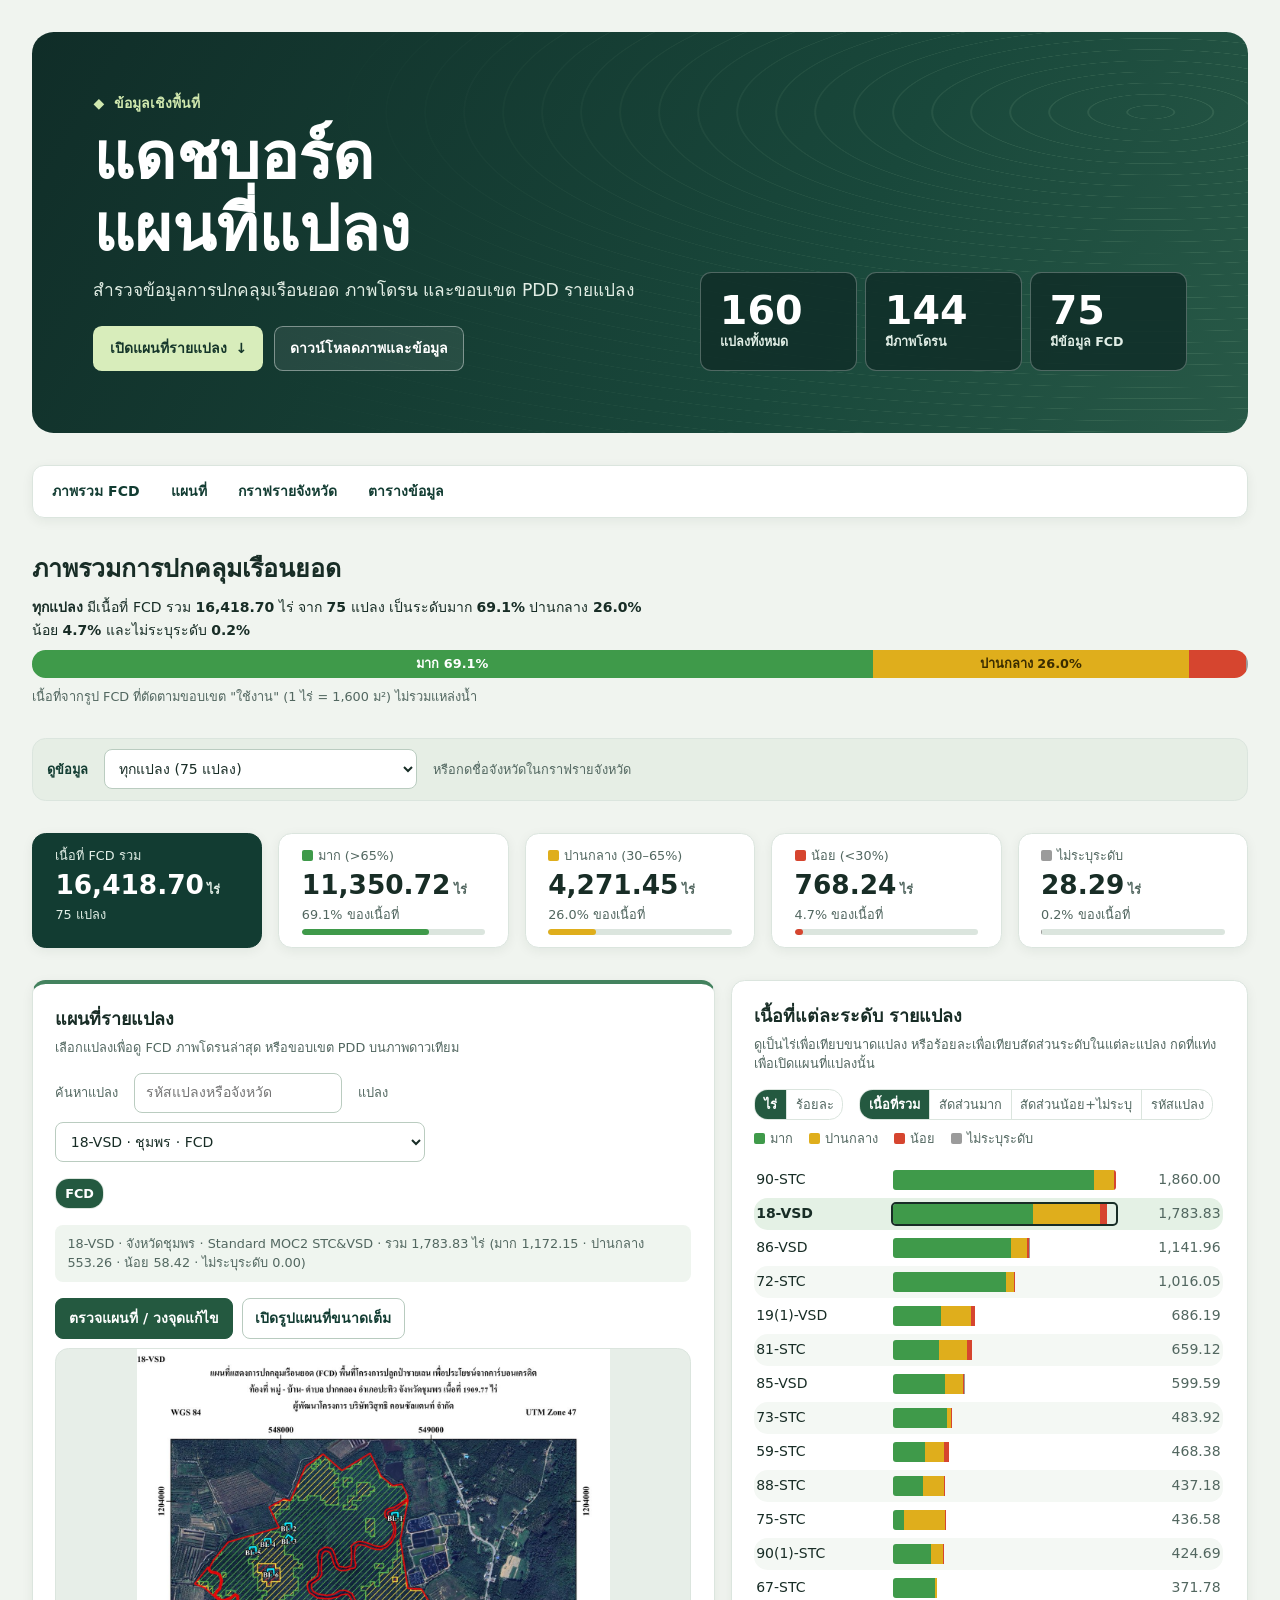
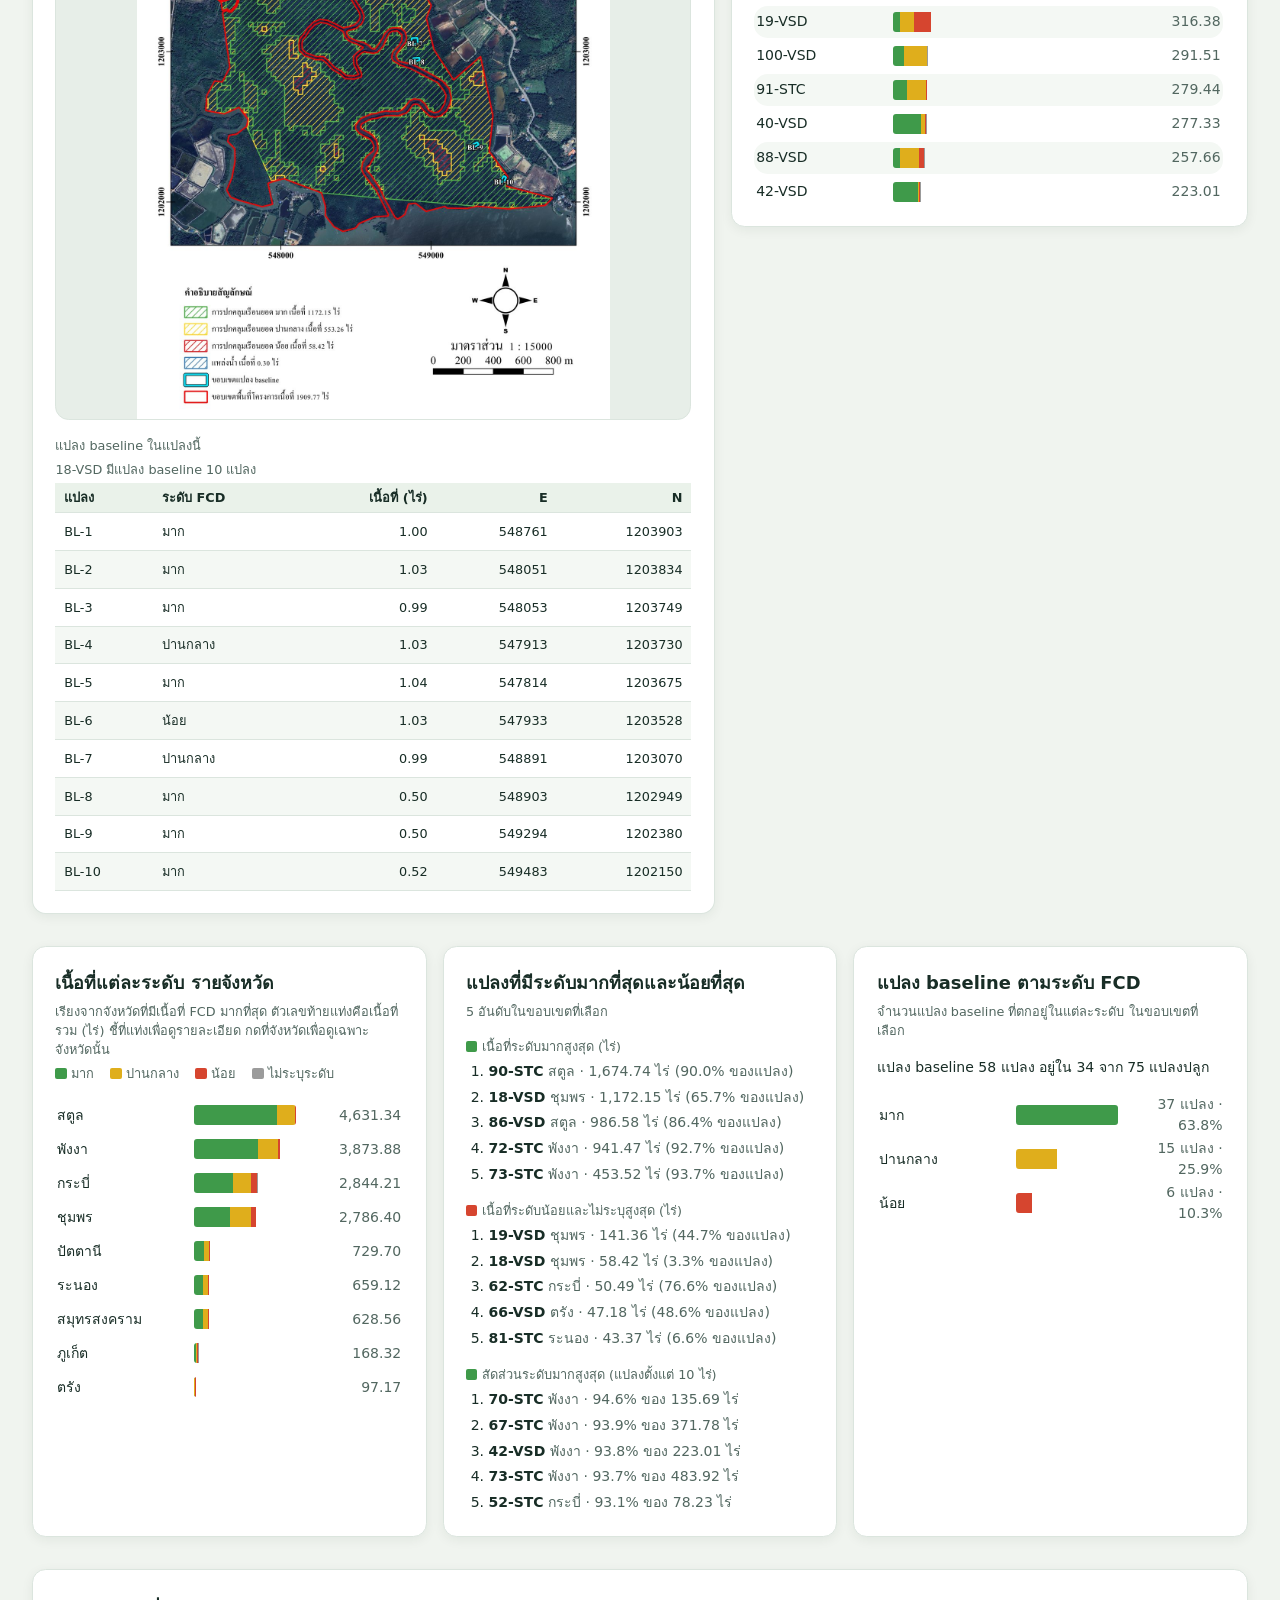
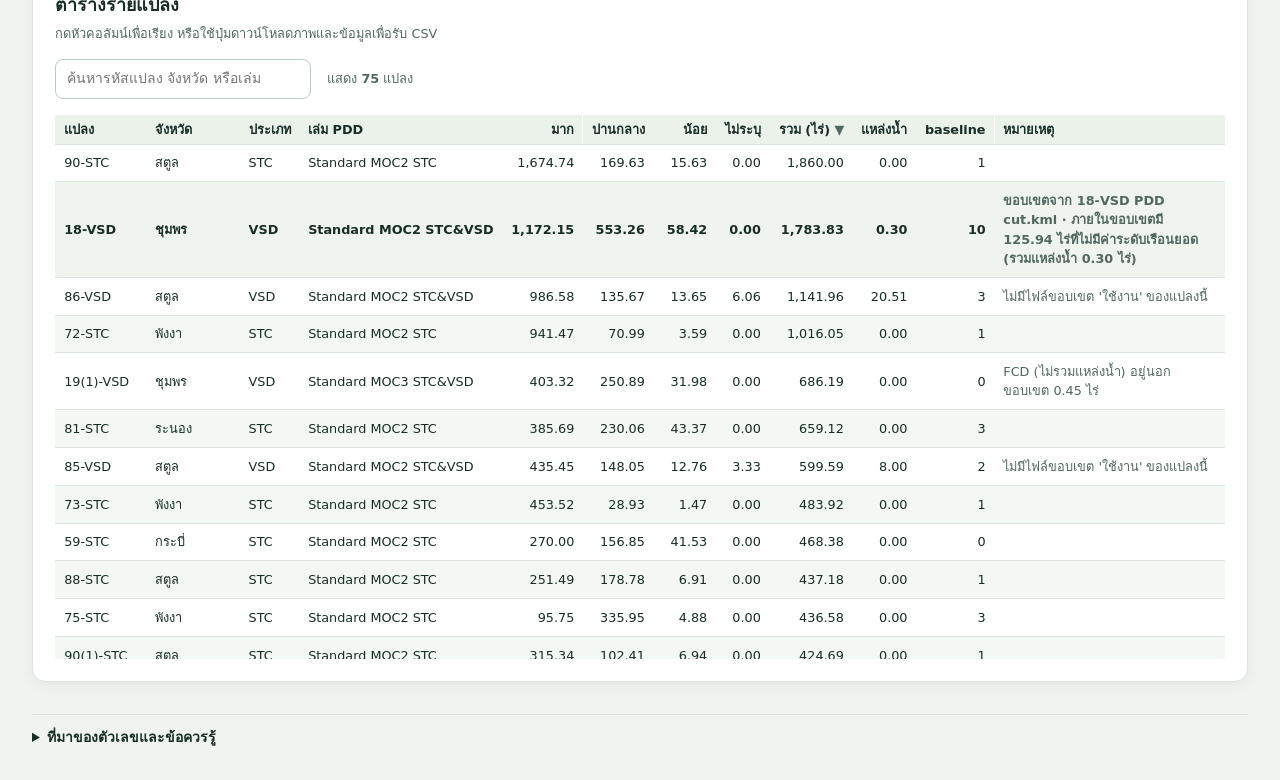
<file: index.html>
<!doctype html>
<html lang="th">
<head>
<meta charset="utf-8">
<meta name="viewport" content="width=device-width, initial-scale=1">
<title>แดชบอร์ดแผนที่แปลง | FCD และภาพโดรน</title>
<style>
:root {
  --color-bg: #f7f7f7; --color-panel: #fff; --color-fg: #191919;
  --color-fg-muted: #626262; --color-border-line: #e5e5e5;
  --font-anthropic-sans: system-ui, Tahoma, sans-serif;
  --font-anthropic-serif: var(--font-anthropic-sans);
  --cds-font-size-body: .875rem; --cds-font-size-caption: .8rem;
  --cds-font-size-heading: 1rem; --cds-font-size-title: 1.65rem;
  --cds-font-weight-medium: 600; --cds-radius: .5rem;
  --cds-gap-xs: .3rem; --cds-gap-sm: .55rem; --cds-gap-md: 1rem; --cds-gap-xl: 2.5rem;
  --cds-pad-xs: .3rem; --cds-pad-sm: .55rem; --cds-pad-md: .75rem; --cds-pad-lg: 1rem;
  --cds-border: var(--color-border-line); --cds-text-secondary: var(--color-fg-muted);
  --cds-surface-popover: var(--color-panel); --cds-shadow-popover: 0 4px 16px #0002;
  --cds-dur-slow: 180ms; --cds-ease-out: ease-out;
}
*, *::before, *::after { box-sizing: border-box; }
body { margin: 0; background: var(--color-bg); color: var(--color-fg); font: .875rem/1.5 var(--font-anthropic-sans); }
#dash-root { max-width: 90rem; margin-inline: auto; padding: 1rem; }
.dash-select { font: inherit; color: inherit; background: var(--color-panel); border: 1px solid var(--color-border-line); border-radius: var(--cds-radius); padding: .35rem .65rem; }
[hidden] { display: none !important; }
#dash-root .fcd { display: flex; flex-direction: column; gap: var(--cds-gap-xl); font-family: var(--font-anthropic-sans);
  --lv-high: #3f9a4a; --lv-mid: #dfae1c; --lv-low: #d6452f; --lv-none: #9b9b9b; }
.fcd b { font-weight: var(--cds-font-weight-medium); }
.fcd-head { display: flex; flex-direction: column; gap: var(--cds-gap-sm); }
.fcd-title { font-family: var(--font-anthropic-serif); font-weight: 400; font-size: var(--cds-font-size-title); margin: 0; text-wrap: balance; }
.fcd-take { margin: 0; max-width: 70ch; color: var(--color-fg); line-height: 1.6; }
.fcd-sub { margin: 0; color: var(--color-fg-muted); font-size: var(--cds-font-size-caption); }
.fcd-bar { display: flex; flex-wrap: wrap; gap: var(--cds-gap-sm) var(--cds-gap-md); align-items: center; }
.fcd-bar label { font-size: var(--cds-font-size-caption); color: var(--color-fg-muted); }
.fcd-scope { min-width: 0; max-width: 100%; }
.fcd-tiles { display: grid; grid-template-columns: repeat(auto-fit, minmax(min(100%, 10.5rem), 1fr)); gap: var(--cds-gap-md); }
.fcd-tile { background: var(--color-panel); border: 1px solid var(--color-border-line); border-radius: var(--cds-radius); padding: var(--cds-pad-md) var(--cds-pad-lg); display: flex; flex-direction: column; gap: var(--cds-gap-xs); min-width: 0; }
.fcd-tile-k { display: flex; align-items: center; gap: var(--cds-gap-xs); font-size: var(--cds-font-size-caption); color: var(--color-fg-muted); }
.fcd-tile-v { font-family: var(--font-anthropic-serif); font-weight: 400; font-size: var(--cds-font-size-title); font-variant-numeric: tabular-nums; line-height: 1.15; }
.fcd-tile-v small { font-family: var(--font-anthropic-sans); font-size: var(--cds-font-size-caption); color: var(--color-fg-muted); margin-left: .25em; }
.fcd-tile-p { font-size: var(--cds-font-size-caption); color: var(--color-fg-muted); font-variant-numeric: tabular-nums; }
.sw { display: inline-block; width: .7rem; height: .7rem; border-radius: 2px; flex: none; }
.sw-high { background: var(--lv-high); } .sw-mid { background: var(--lv-mid); } .sw-low { background: var(--lv-low); } .sw-none { background: var(--lv-none); }
.fcd-grid { display: grid; grid-template-columns: repeat(auto-fit, minmax(min(100%, 24rem), 1fr)); gap: var(--cds-gap-md); }
.fcd-card { background: var(--color-panel); border: 1px solid var(--color-border-line); border-radius: var(--cds-radius); padding: var(--cds-pad-lg); display: flex; flex-direction: column; gap: var(--cds-gap-md); min-width: 0; }
.fcd-card h2 { margin: 0; font-size: var(--cds-font-size-heading); font-weight: var(--cds-font-weight-medium); }
.fcd-card-head { display: flex; flex-direction: column; gap: var(--cds-gap-xs); }
.fcd-legend { display: flex; flex-wrap: wrap; gap: var(--cds-gap-xs) var(--cds-gap-md); font-size: var(--cds-font-size-caption); color: var(--color-fg-muted); }
.fcd-legend span { display: inline-flex; align-items: center; gap: var(--cds-gap-xs); }
.fcd-seg { display: inline-flex; border: 1px solid var(--color-border-line); border-radius: var(--cds-radius); overflow: hidden; }
.fcd-seg button { font: inherit; font-size: var(--cds-font-size-caption); padding: var(--cds-pad-xs) var(--cds-pad-sm); background: transparent; color: var(--color-fg-muted); border: 0; cursor: pointer; }
.fcd-seg button + button { border-left: 1px solid var(--color-border-line); }
.fcd-seg button[aria-pressed="true"] { background: var(--color-bg); color: var(--color-fg); font-weight: var(--cds-font-weight-medium); }
.fcd-seg button:focus-visible, .fcd th button:focus-visible { outline: 2px solid var(--color-fg); outline-offset: -2px; }
.fcd-chart { position: relative; min-height: 6rem; display: flex; flex-direction: column; gap: 2px; }
.fcd-scroll { max-height: 40rem; overflow: auto; padding-right: 2px; }
.hrow { display: grid; grid-template-columns: minmax(4.5rem, 8rem) minmax(0, 1fr) 6rem; gap: var(--cds-gap-sm); align-items: center; font-size: var(--cds-font-size-body); min-height: 32px; padding: 0 2px; }
.hrow .lb { overflow: hidden; text-overflow: ellipsis; white-space: nowrap; }
.hrow .vl { text-align: right; font-variant-numeric: tabular-nums; color: var(--color-fg-muted); }
.hrow .tr { height: 20px; display: flex; border-radius: 3px; overflow: hidden; background: transparent; }
.hrow .tr i { display: block; height: 100%; }
.hrow:hover .lb { color: var(--color-fg); font-weight: var(--cds-font-weight-medium); }
.hrow:hover .tr { outline: 1px solid var(--color-fg-muted); }
.seg-high { background: var(--lv-high); } .seg-mid { background: var(--lv-mid); } .seg-low { background: var(--lv-low); } .seg-none { background: var(--lv-none); }
.fcd-tip { position: absolute; z-index: 5; pointer-events: none; background: var(--cds-surface-popover); border: 1px solid var(--cds-border); border-radius: var(--cds-radius); box-shadow: var(--cds-shadow-popover); padding: var(--cds-pad-xs) var(--cds-pad-sm); font-size: var(--cds-font-size-caption); min-width: 11rem; }
.fcd-tip .tt { color: var(--cds-text-secondary); margin-bottom: 2px; }
.fcd-tip .tl { display: flex; align-items: center; gap: var(--cds-gap-xs); font-variant-numeric: tabular-nums; }
.fcd-tip .tl em { font-style: normal; margin-left: auto; padding-left: var(--cds-pad-sm); }
.fcd-rank { margin: 0; padding-left: 1.4rem; display: flex; flex-direction: column; gap: var(--cds-gap-xs); font-variant-numeric: tabular-nums; }
.fcd-rank li span { color: var(--color-fg-muted); }
.fcd-tools { display: flex; flex-wrap: wrap; gap: var(--cds-gap-sm) var(--cds-gap-md); align-items: center; }
.fcd-search { font: inherit; font-size: var(--cds-font-size-caption); padding: var(--cds-pad-xs) var(--cds-pad-sm); border: 1px solid var(--color-border-line); border-radius: var(--cds-radius); background: var(--color-bg); color: var(--color-fg); min-width: 0; width: 16rem; max-width: 100%; }
.fcd-tbox { max-height: 34rem; overflow: auto; }
.fcd table { border-collapse: collapse; width: 100%; font-size: var(--cds-font-size-caption); font-variant-numeric: tabular-nums; }
.fcd th { position: sticky; top: 0; background: var(--color-panel); text-align: left; border-bottom: 1px solid var(--color-border-line); padding: 0; z-index: 1; }
.fcd th .th-t { display: block; padding: var(--cds-pad-xs) var(--cds-pad-sm); font-weight: var(--cds-font-weight-medium); white-space: nowrap; }
.fcd th button { font: inherit; font-weight: var(--cds-font-weight-medium); color: var(--color-fg); background: none; border: 0; padding: var(--cds-pad-xs) var(--cds-pad-sm); cursor: pointer; width: 100%; text-align: inherit; white-space: nowrap; }
.fcd th[aria-sort="ascending"] button::after { content: " ▲"; color: var(--color-fg-muted); }
.fcd th[aria-sort="descending"] button::after { content: " ▼"; color: var(--color-fg-muted); }
.fcd td { padding: var(--cds-pad-sm); border-bottom: 1px solid var(--color-border-line); white-space: nowrap; }
.fcd .n { text-align: right; }
.fcd td.wrap { white-space: normal; min-width: 12rem; color: var(--color-fg-muted); }
.fcd details { border-top: 1px solid var(--color-border-line); padding-top: var(--cds-pad-md); }
.fcd summary { cursor: pointer; font-weight: var(--cds-font-weight-medium); }
.fcd dl { display: grid; grid-template-columns: minmax(7rem, max-content) minmax(0, 1fr); gap: var(--cds-gap-xs) var(--cds-gap-md); margin: var(--cds-gap-md) 0 0; max-width: 80ch; }
.fcd dt { font-weight: var(--cds-font-weight-medium); } .fcd dd { margin: 0; color: var(--color-fg-muted); }
.fcd-comp { display: flex; height: 28px; border-radius: var(--cds-radius); overflow: hidden; max-width: 56rem; }
.fcd-comp i { display: flex; align-items: center; justify-content: center; min-width: 0; font-style: normal; font-size: var(--cds-font-size-caption); font-weight: var(--cds-font-weight-medium); font-variant-numeric: tabular-nums; color: #fff; white-space: nowrap; overflow: hidden; }
.fcd-comp i.seg-mid { color: #3a2c00; }
.fcd-meter { height: 6px; border-radius: 3px; background: var(--color-border-line); overflow: hidden; }
.fcd-meter i { display: block; height: 100%; width: 0; border-radius: 3px; }
@media (prefers-reduced-motion: no-preference) { .fcd-meter i { transition: width var(--cds-dur-slow) var(--cds-ease-out); } }
.fcd-reset { font: inherit; font-size: var(--cds-font-size-caption); min-height: 32px; padding: 0 var(--cds-pad-sm); border: 1px solid var(--color-border-line); border-radius: var(--cds-radius); background: var(--color-panel); color: var(--color-fg); cursor: pointer; }
.fcd-reset:hover { border-color: var(--color-fg-muted); }
.fcd-reset::after { content: " ×"; color: var(--color-fg-muted); }
.hrow[role="button"] { cursor: pointer; border-radius: var(--cds-radius); }
.hrow[role="button"]:focus-visible { outline: 2px solid var(--color-fg); outline-offset: 2px; }
.hrow[role="button"]:focus-visible .lb { color: var(--color-fg); font-weight: var(--cds-font-weight-medium); }
.fcd-reset:focus-visible, .fcd tbody tr:focus-visible, .fcd-map a:focus-visible { outline: 2px solid var(--color-fg); outline-offset: 2px; }
.fcd tbody tr:hover td { background: var(--color-bg); }
.fcd-map img.loading { opacity: .4; }
@media (prefers-reduced-motion: no-preference) { .fcd-map img { transition: opacity var(--cds-dur-slow) var(--cds-ease-out); } }
.fcd-pair { display: grid; grid-template-columns: repeat(auto-fit, minmax(min(100%, 26rem), 1fr)); gap: var(--cds-gap-md); align-items: start; }
.fcd-map { position: relative; min-height: 20rem; display: flex; flex-direction: column; gap: var(--cds-gap-sm); }
.fcd-map img { display: block; width: 100%; max-width: 100%; height: auto; aspect-ratio: 1240 / 1754; object-fit: contain; border: 1px solid var(--color-border-line); border-radius: var(--cds-radius); background: #fff; }
.fcd-map a { font-size: var(--cds-font-size-caption); color: var(--color-fg-muted); }
.fcd-mapinfo { font-size: var(--cds-font-size-caption); color: var(--color-fg-muted); font-variant-numeric: tabular-nums; }
.fcd-pick { max-width: 100%; }
.hrow.pick { cursor: pointer; }
.hrow.on .lb { color: var(--color-fg); font-weight: var(--cds-font-weight-medium); }
.hrow.on .tr { outline: 2px solid var(--color-fg); }
.fcd tbody tr { cursor: pointer; }
.fcd tbody tr.on td { background: var(--color-bg); font-weight: var(--cds-font-weight-medium); }
@media (max-width: 30rem) { .hrow { grid-template-columns: 4.5rem minmax(0, 1fr) 4.5rem; } .fcd .hide-sm { display: none; } }
[data-dash-source-state=refreshing] { opacity: .5; transition: opacity var(--cds-dur-slow); }
</style>
<link rel="stylesheet" href="map-review.css">
<link rel="stylesheet" href="dashboard-theme.css">
</head>
<body>
<main id="dash-root" aria-busy="true">
<p id="data-status" role="status">กำลังโหลดข้อมูล FCD…</p>
<noscript>เปิด JavaScript เพื่อแสดงข้อมูลและแผนที่ FCD</noscript>
<div class="fcd">
  <header class="dashboard-hero" id="overview">
    <div class="hero-copy">
      <p class="hero-label"><span aria-hidden="true">◆</span> ข้อมูลเชิงพื้นที่</p>
      <h1 class="fcd-title">แดชบอร์ดแผนที่แปลง</h1>
      <p class="hero-description">สำรวจข้อมูลการปกคลุมเรือนยอด ภาพโดรน และขอบเขต PDD รายแปลง</p>
      <div class="hero-actions">
        <a class="hero-primary" href="#map">เปิดแผนที่รายแปลง <span aria-hidden="true">↓</span></a>
        <button type="button" id="dashboard-download" disabled>ดาวน์โหลดภาพและข้อมูล</button>
      </div>
    </div>
    <dl class="hero-stats" aria-label="จำนวนแปลงในชุดข้อมูลทั้งหมด">
      <div><dt>แปลงทั้งหมด</dt><dd id="coverage-plots">—</dd></div>
      <div><dt>มีภาพโดรน</dt><dd id="coverage-drone">—</dd></div>
      <div><dt>มีข้อมูล FCD</dt><dd id="coverage-fcd">—</dd></div>
    </dl>
  </header>

  <nav class="dashboard-nav" aria-label="ไปยังส่วนต่าง ๆ">
    <a href="#fcd-overview">ภาพรวม FCD</a>
    <a href="#map">แผนที่</a>
    <a href="#by-province">กราฟรายจังหวัด</a>
    <a href="#table">ตารางข้อมูล</a>
  </nav>

  <section class="fcd-head overview-summary" id="fcd-overview" aria-labelledby="fcd-overview-title">
    <h2 id="fcd-overview-title">ภาพรวมการปกคลุมเรือนยอด</h2>
    <p class="fcd-take"><b data-draw="scopeName">—</b> มีเนื้อที่ FCD รวม <b data-draw="sum" data-source="summary" data-field="total" data-where="scope=all" data-fmt="rai">—</b> ไร่ จาก <b data-draw="sum" data-source="summary" data-field="plots" data-where="scope=all" data-fmt="int">—</b> แปลง เป็นระดับมาก <b data-draw="sum" data-source="summary" data-field="high_pct" data-where="scope=all" data-fmt="pct">—</b> ปานกลาง <b data-draw="sum" data-source="summary" data-field="mid_pct" data-where="scope=all" data-fmt="pct">—</b> น้อย <b data-draw="sum" data-source="summary" data-field="low_pct" data-where="scope=all" data-fmt="pct">—</b> และไม่ระบุระดับ <b data-draw="sum" data-source="summary" data-field="none_pct" data-where="scope=all" data-fmt="pct">—</b></p>
    <div class="fcd-comp" data-draw="comp" data-source="summary" role="img" aria-label="สัดส่วนเนื้อที่แต่ละระดับ">—</div>
    <p class="fcd-sub">เนื้อที่จากรูป FCD ที่ตัดตามขอบเขต "ใช้งาน" (1 ไร่ = 1,600 ม²) ไม่รวมแหล่งน้ำ</p>
  </section>

  <div class="fcd-bar">
    <label for="fcd-scope">ดูข้อมูล</label>
    <select id="fcd-scope" class="dash-select fcd-scope" data-draw="scope" data-source="summary" aria-label="เลือกขอบเขตข้อมูล"></select>
    <button type="button" class="fcd-reset" hidden>ดูทุกแปลง</button>
    <span class="fcd-sub">หรือกดชื่อจังหวัดในกราฟรายจังหวัด</span>
  </div>

  <section class="fcd-tiles" aria-label="เนื้อที่แต่ละระดับ">
    <div class="fcd-tile">
      <div class="fcd-tile-k">เนื้อที่ FCD รวม</div>
      <div class="fcd-tile-v"><span data-draw="sum" data-source="summary" data-field="total" data-where="scope=all" data-fmt="rai">—</span><small>ไร่</small></div>
      <div class="fcd-tile-p"><span data-draw="sum" data-source="summary" data-field="plots" data-where="scope=all" data-fmt="int">—</span> แปลง</div>
    </div>
    <div class="fcd-tile lv-high">
      <div class="fcd-tile-k"><i class="sw sw-high"></i>มาก (&gt;65%)</div>
      <div class="fcd-tile-v"><span data-draw="sum" data-source="summary" data-field="high" data-where="scope=all" data-fmt="rai">—</span><small>ไร่</small></div>
      <div class="fcd-tile-p"><span data-draw="sum" data-source="summary" data-field="high_pct" data-where="scope=all" data-fmt="pct">—</span> ของเนื้อที่</div>
      <div class="fcd-meter"><i class="seg-high" data-draw="meter" data-source="summary" data-k="high_pct"></i></div>
    </div>
    <div class="fcd-tile">
      <div class="fcd-tile-k"><i class="sw sw-mid"></i>ปานกลาง (30–65%)</div>
      <div class="fcd-tile-v"><span data-draw="sum" data-source="summary" data-field="mid" data-where="scope=all" data-fmt="rai">—</span><small>ไร่</small></div>
      <div class="fcd-tile-p"><span data-draw="sum" data-source="summary" data-field="mid_pct" data-where="scope=all" data-fmt="pct">—</span> ของเนื้อที่</div>
      <div class="fcd-meter"><i class="seg-mid" data-draw="meter" data-source="summary" data-k="mid_pct"></i></div>
    </div>
    <div class="fcd-tile">
      <div class="fcd-tile-k"><i class="sw sw-low"></i>น้อย (&lt;30%)</div>
      <div class="fcd-tile-v"><span data-draw="sum" data-source="summary" data-field="low" data-where="scope=all" data-fmt="rai">—</span><small>ไร่</small></div>
      <div class="fcd-tile-p"><span data-draw="sum" data-source="summary" data-field="low_pct" data-where="scope=all" data-fmt="pct">—</span> ของเนื้อที่</div>
      <div class="fcd-meter"><i class="seg-low" data-draw="meter" data-source="summary" data-k="low_pct"></i></div>
    </div>
    <div class="fcd-tile">
      <div class="fcd-tile-k"><i class="sw sw-none"></i>ไม่ระบุระดับ</div>
      <div class="fcd-tile-v"><span data-draw="sum" data-source="summary" data-field="none" data-where="scope=all" data-fmt="rai">—</span><small>ไร่</small></div>
      <div class="fcd-tile-p"><span data-draw="sum" data-source="summary" data-field="none_pct" data-where="scope=all" data-fmt="pct">—</span> ของเนื้อที่</div>
      <div class="fcd-meter"><i class="seg-none" data-draw="meter" data-source="summary" data-k="none_pct"></i></div>
    </div>
  </section>

  <div class="fcd-pair">
  <section class="fcd-card" id="map">
    <div class="fcd-card-head">
      <h2>แผนที่รายแปลง</h2>
      <p class="fcd-sub">เลือกแปลงเพื่อดู FCD ภาพโดรนล่าสุด หรือขอบเขต PDD บนภาพดาวเทียม</p>
    </div>
    <div class="fcd-tools">
      <label class="fcd-sub" for="map-search">ค้นหาแปลง</label>
      <input id="map-search" type="search" placeholder="รหัสแปลงหรือจังหวัด">
      <label class="fcd-sub" for="fcd-pick">แปลง</label>
      <select id="fcd-pick" class="dash-select fcd-pick" data-draw="mapPick" data-source="fcd" aria-label="เลือกแปลงที่จะดูแผนที่"></select>
    </div>
    <div class="fcd-tools" data-draw="mapModes"></div>
    <p class="fcd-mapinfo" data-draw="mapInfo" data-source="fcd">—</p>
    <div class="fcd-map" data-draw="map" data-source="fcd">—</div>
    <div class="fcd-card-head" id="map-baseline">
      <div class="fcd-tile-k">แปลง baseline ในแปลงนี้</div>
      <p class="fcd-sub" data-draw="blNote" data-source="baseline">—</p>
      <div class="fcd-tbox">
        <table data-source="baseline" data-row-key="id">
          <thead><tr>
            <th data-field="baseline"><span class="th-t">แปลง</span></th>
            <th data-field="fcd_level"><span class="th-t">ระดับ FCD</span></th>
            <th data-field="rai" class="n"><span class="th-t">เนื้อที่ (ไร่)</span></th>
            <th data-field="E" class="n"><span class="th-t">E</span></th>
            <th data-field="N" class="n"><span class="th-t">N</span></th>
          </tr></thead>
          <tbody data-draw="blTable"></tbody>
        </table>
      </div>
    </div>
  </section>
  <section class="fcd-card" id="by-plot">
    <div class="fcd-card-head">
      <h2>เนื้อที่แต่ละระดับ รายแปลง</h2>
      <p class="fcd-sub">ดูเป็นไร่เพื่อเทียบขนาดแปลง หรือร้อยละเพื่อเทียบสัดส่วนระดับในแต่ละแปลง กดที่แท่งเพื่อเปิดแผนที่แปลงนั้น</p>
    </div>
    <div class="fcd-tools">
      <div class="fcd-seg" role="group" aria-label="หน่วย">
        <button type="button" data-mode="rai" aria-pressed="true">ไร่</button>
        <button type="button" data-mode="pct" aria-pressed="false">ร้อยละ</button>
      </div>
      <div class="fcd-seg" role="group" aria-label="เรียงตาม">
        <button type="button" data-sort="total" aria-pressed="true">เนื้อที่รวม</button>
        <button type="button" data-sort="high_pct" aria-pressed="false">สัดส่วนมาก</button>
        <button type="button" data-sort="low_pct" aria-pressed="false">สัดส่วนน้อย+ไม่ระบุ</button>
        <button type="button" data-sort="plot" aria-pressed="false">รหัสแปลง</button>
      </div>
      <div class="fcd-legend"><span><i class="sw sw-high"></i>มาก</span><span><i class="sw sw-mid"></i>ปานกลาง</span><span><i class="sw sw-low"></i>น้อย</span><span><i class="sw sw-none"></i>ไม่ระบุระดับ</span></div>
    </div>
    <div class="fcd-scroll"><div class="fcd-chart" data-draw="plots" data-source="fcd">—</div></div>
  </section>

  </div>

  <div class="fcd-grid">
    <section class="fcd-card" id="by-province">
      <div class="fcd-card-head">
        <h2>เนื้อที่แต่ละระดับ รายจังหวัด</h2>
        <p class="fcd-sub">เรียงจากจังหวัดที่มีเนื้อที่ FCD มากที่สุด ตัวเลขท้ายแท่งคือเนื้อที่รวม (ไร่) ชี้ที่แท่งเพื่อดูรายละเอียด กดที่จังหวัดเพื่อดูเฉพาะจังหวัดนั้น</p>
        <div class="fcd-legend"><span><i class="sw sw-high"></i>มาก</span><span><i class="sw sw-mid"></i>ปานกลาง</span><span><i class="sw sw-low"></i>น้อย</span><span><i class="sw sw-none"></i>ไม่ระบุระดับ</span></div>
      </div>
      <div class="fcd-chart" data-draw="prov" data-source="fcd">—</div>
    </section>

    <section class="fcd-card" id="ranking">
      <div class="fcd-card-head">
        <h2>แปลงที่มีระดับมากที่สุดและน้อยที่สุด</h2>
        <p class="fcd-sub">5 อันดับในขอบเขตที่เลือก</p>
      </div>
      <div class="fcd-card-head">
        <div class="fcd-tile-k"><i class="sw sw-high"></i>เนื้อที่ระดับมากสูงสุด (ไร่)</div>
        <ol class="fcd-rank" data-draw="rank" data-kind="high" data-source="fcd"></ol>
      </div>
      <div class="fcd-card-head">
        <div class="fcd-tile-k"><i class="sw sw-low"></i>เนื้อที่ระดับน้อยและไม่ระบุสูงสุด (ไร่)</div>
        <ol class="fcd-rank" data-draw="rank" data-kind="low" data-source="fcd"></ol>
      </div>
      <div class="fcd-card-head">
        <div class="fcd-tile-k"><i class="sw sw-high"></i>สัดส่วนระดับมากสูงสุด (แปลงตั้งแต่ 10 ไร่)</div>
        <ol class="fcd-rank" data-draw="rank" data-kind="highpct" data-source="fcd"></ol>
      </div>
    </section>

    <section class="fcd-card" id="baseline">
      <div class="fcd-card-head">
        <h2>แปลง baseline ตามระดับ FCD</h2>
        <p class="fcd-sub">จำนวนแปลง baseline ที่ตกอยู่ในแต่ละระดับ ในขอบเขตที่เลือก</p>
      </div>
      <p class="fcd-take" data-draw="blHead" data-source="baseline fcd">—</p>
      <div class="fcd-chart" data-draw="blSum" data-source="baseline fcd">—</div>
    </section>
  </div>

  <section class="fcd-card" id="table">
    <div class="fcd-card-head">
      <h2>ตารางรายแปลง</h2>
      <p class="fcd-sub">กดหัวคอลัมน์เพื่อเรียง หรือใช้ปุ่มดาวน์โหลดภาพและข้อมูลเพื่อรับ CSV</p>
    </div>
    <div class="fcd-tools">
      <input id="fcd-q" class="fcd-search" type="search" placeholder="ค้นหารหัสแปลง จังหวัด หรือเล่ม" aria-label="ค้นหาในตาราง">
      <span class="fcd-sub">แสดง <b data-draw="tcount">—</b> แปลง</span>
    </div>
    <div class="fcd-tbox">
      <table data-source="fcd" data-row-key="plot">
        <thead><tr>
          <th data-field="plot" data-k="plot"><button type="button">แปลง</button></th>
          <th data-field="province" data-k="province"><button type="button">จังหวัด</button></th>
          <th data-field="ptype" data-k="ptype" class="hide-sm"><button type="button">ประเภท</button></th>
          <th data-field="book" data-k="book" class="hide-sm"><button type="button">เล่ม PDD</button></th>
          <th data-field="high" data-k="high" class="n"><button type="button">มาก</button></th>
          <th data-field="mid" data-k="mid" class="n"><button type="button">ปานกลาง</button></th>
          <th data-field="low" data-k="low" class="n"><button type="button">น้อย</button></th>
          <th data-field="none" data-k="none" class="n"><button type="button">ไม่ระบุ</button></th>
          <th data-field="total" data-k="total" class="n" aria-sort="descending"><button type="button">รวม (ไร่)</button></th>
          <th data-field="water" data-k="water" class="n hide-sm"><button type="button">แหล่งน้ำ</button></th>
          <th data-field="baseline_n" data-k="baseline_n" class="n"><button type="button">baseline</button></th>
          <th data-field="note" data-k="note" class="hide-sm"><button type="button">หมายเหตุ</button></th>
        </tr></thead>
        <tbody data-draw="table"></tbody>
      </table>
    </div>
  </section>

  <details>
    <summary>ที่มาของตัวเลขและข้อควรรู้</summary>
    <dl>
      <dt>ที่มา</dt><dd>ไฟล์ fcd_area.csv จากสคริปต์ทำแผนที่ FCD (make_fcd_maps.py) จับคู่เล่ม PDD จากทะเบียนรายแปลง SiamTC_Plot_to_PDD_7Books_160Plots</dd>
      <dt>ระดับ</dt><dd>ร้อยละการปกคลุมเรือนยอดจาก Landsat 8: มาก มากกว่า 65% ปานกลาง 30–65% น้อย ต่ำกว่า 30% ส่วน "ไม่ระบุระดับ" คือ gridcode 0 (Bare/FCD-Process Error)</dd>
      <dt>เนื้อที่รวม</dt><dd>ผลรวมของ 4 ระดับ ไม่รวมแหล่งน้ำ จึงอาจต่างจากเนื้อที่ตามตารางคุมบนหัวแผนที่เล็กน้อย</dd>
      <dt>ขอบเขต</dt><dd>STC ตัด FCD ตามขอบเขต MOC_2_ใช้งาน ส่วน VSD ใช้ไฟล์ FCD รายแปลง แปลงที่ไม่มีไฟล์ขอบเขต "ใช้งาน" ใช้ขอบเขต MOC_2/MOC_1 แทน</dd>
      <dt>แปลงที่มีหมายเหตุ</dt><dd><ul data-draw="notes" data-source="fcd"></ul></dd>
    </dl>
  </details>
</div>
</main>

<script>
  // Connect the existing renderers to the static CSV files.
  const sources = new Map();
  const renderers = new Map();
  const calculations = new Map();
  const dash = {
    calc(name, spec) { calculations.set(name, spec); },
    data(name) { return sources.get(name) ?? { status: 'loading' }; },
    draw(name, render) {
      if (render) {
        renderers.set(name, render);
        return;
      }
      document.querySelectorAll(`[data-draw="${name}"]`).forEach(renderers.get(name));
    },
  };

  async function loadCsv(path) {
    const response = await fetch(path, { cache: 'no-cache' });
    if (!response.ok) throw new Error(`${path}: HTTP ${response.status}`);
    const csv = (await response.text()).replace(/^\uFEFF/, '');
    const rows = [[]];
    for (const [, quoted, plain, separator] of (csv + '\n').matchAll(/(?:"((?:[^"]|"")*)"|([^",\r\n]*))(,|\r\n|\n|\r)/g)) {
      rows.at(-1).push(quoted === undefined ? plain : quoted.replace(/""/g, '"'));
      if (separator !== ',') rows.push([]);
    }
    const fields = rows.shift();
    return rows.filter((row) => row.some(Boolean)).map((row) => {
      if (row.length !== fields.length) throw new Error(`Invalid CSV row in ${path}`);
      return Object.fromEntries(fields.map((field, index) => [field, row[index]]));
    });
  }

  async function startDashboard() {
    const status = document.getElementById('data-status');
    try {
      const [fcd, baseline, maps] = await Promise.all([loadCsv('fcd_dashboard.csv'), loadCsv('baseline.csv'), loadCsv('plot_maps.csv')]);
      document.getElementById('coverage-plots').textContent = F.int(maps.length);
      document.getElementById('coverage-drone').textContent = F.int(maps.filter((row) => row.drone).length);
      document.getElementById('coverage-fcd').textContent = F.int(fcd.length);
      sources.set('maps', { status: 'ok', data: maps });
      sources.set('fcd', { status: 'ok', data: fcd });
      sources.set('baseline', { status: 'ok', data: baseline });
      calculations.forEach(({ inputs, fn }, name) => {
        sources.set(name, { status: 'ok', data: fn(...inputs.map((input) => dash.data(input).data)) });
      });
      renderers.forEach((_, name) => dash.draw(name));
      const download = document.getElementById('dashboard-download');
      download.onclick = () => openDashboardDownload({ maps, fcd, baseline, current: F.curPlot(), scoped: F.mapRows() });
      download.disabled = false;
      status.hidden = true;
    } catch (error) {
      status.textContent = 'โหลดข้อมูล FCD ไม่สำเร็จ กรุณาเปิดผ่านลิงก์เว็บไซต์แล้วลองใหม่';
      console.error(error);
    } finally {
      document.getElementById('dash-root').setAttribute('aria-busy', 'false');
    }
  }

  const F = window.FCD = window.FCD || {};
  F.state = { scope: 'all', mode: 'rai', sort: 'total', tKey: 'total', tDir: -1, q: '' };
  F.LV = [['high', 'มาก'], ['mid', 'ปานกลาง'], ['low', 'น้อย'], ['none', 'ไม่ระบุระดับ']];
  F.n = (v) => +v || 0;
  F.rai = new Intl.NumberFormat('en', { minimumFractionDigits: 2, maximumFractionDigits: 2 }).format;
  F.int = new Intl.NumberFormat('en').format;
  F.pct = new Intl.NumberFormat('en', { style: 'percent', minimumFractionDigits: 1, maximumFractionDigits: 1 }).format;
  F.plotNum = (p) => { const m = String(p).match(/^(\d+)(?:\((\d+)\))?/); return m ? (+m[1]) * 100 + (+(m[2] || 0)) : 1e9; };
  F.inScope = (r) => {
    const s = F.state.scope;
    if (s === 'all') return true;
    const k = s.slice(0, 2), v = s.slice(2);
    return (k === 'p:' && r.province === v) || (k === 'b:' && r.book === v) || (k === 't:' && r.ptype === v);
  };
  F.rows = () => { const d = dash.data('fcd'); return d.status === 'ok' ? d.data.filter(F.inScope) : null; };
  F.agg = (rs) => {
    const o = { high: 0, mid: 0, low: 0, none: 0, total: 0 };
    rs.forEach((r) => { F.LV.forEach(([k]) => { o[k] += F.n(r[k]); }); o.total += F.n(r.total); });
    return o;
  };
  F.redraw = () => {
    document.querySelectorAll('.fcd-reset').forEach((b) => { b.hidden = F.state.scope === 'all'; });
    ['sum', 'comp', 'meter', 'scopeName', 'prov', 'plots', 'rank', 'table', 'tcount', 'scope', 'mapPick', 'mapModes', 'mapInfo', 'map', 'blNote', 'blTable', 'blHead', 'blSum'].forEach((n) => dash.draw(n));
  };
  F.setScope = (s) => { F.state.scope = s || 'all'; F.redraw(); };
  F.keyPick = (el, fn) => {
    el.tabIndex = 0;
    el.addEventListener('click', fn);
    el.addEventListener('keydown', (ev) => { if (ev.key === 'Enter' || ev.key === ' ') { ev.preventDefault(); fn(); } });
  };
  F.state.plot = '18-VSD';
  F.curPlot = () => {
    const rs = F.mapRows();
    if (!rs.length) return null;
    const hit = rs.find((r) => r.plot === F.state.plot);
    if (hit) return hit;
    return rs.slice().sort((a, b) => F.plotNum(a.plot) - F.plotNum(b.plot))[0];
  };
  F.pick = (plot) => {
    F.state.plot = plot;
    ['mapPick', 'mapModes', 'mapInfo', 'map', 'plots', 'table', 'blNote', 'blTable'].forEach((n) => dash.draw(n));
  };

  dash.calc('summary', {
    inputs: ['fcd'],
    title: 'สรุปเนื้อที่ตามขอบเขต',
    description: 'รวมเนื้อที่แต่ละระดับ (ไร่) และสัดส่วนต่อเนื้อที่รวม ทั้งหมด รายจังหวัด รายเล่ม PDD และรายประเภท',
    fn: (fcd) => {
      const n = (v) => +v || 0;
      const make = (scope, label, group, rs) => {
        const s = (k) => +rs.reduce((a, r) => a + n(r[k]), 0).toFixed(2);
        const t = s('total');
        const p = (k) => (t ? +(s(k) / t).toFixed(4) : 0);
        return { scope, label, group, plots: rs.length, high: s('high'), mid: s('mid'), low: s('low'), none: s('none'), total: t, water: s('water'),
          high_pct: p('high'), mid_pct: p('mid'), low_pct: p('low'), none_pct: p('none') };
      };
      const by = (key, prefix, group) => {
        const m = new Map();
        fcd.forEach((r) => { if (!m.has(r[key])) m.set(r[key], []); m.get(r[key]).push(r); });
        return [...m].map(([v, rs]) => make(prefix + v, v, group, rs)).sort((a, b) => b.total - a.total);
      };
      return [make('all', 'ทุกแปลง', 'ทั้งหมด', fcd), ...by('province', 'p:', 'จังหวัด'), ...by('book', 'b:', 'เล่ม PDD'), ...by('ptype', 't:', 'ประเภทแปลง')];
    }
  });

  dash.draw('scope', (sel) => {
    const d = dash.data('summary');
    const rows = d.status === 'ok' ? d.data : [];
    const groups = new Map();
    rows.forEach((r) => { if (!groups.has(r.group)) groups.set(r.group, []); groups.get(r.group).push(r); });
    sel.replaceChildren(...[...groups].map(([g, rs]) => {
      if (g === 'ทั้งหมด') return new Option(`ทุกแปลง (${rs[0].plots} แปลง)`, 'all');
      const og = document.createElement('optgroup');
      og.label = g;
      rs.forEach((r) => og.append(new Option(`${r.label} (${r.plots} แปลง)`, r.scope)));
      return og;
    }));
    if (!rows.length) sel.append(new Option('ทุกแปลง', 'all'));
    sel.value = F.state.scope;
    sel.onchange = () => F.setScope(sel.value);
  });

  dash.draw('scopeName', (el) => {
    const d = dash.data('summary');
    const r = d.status === 'ok' ? d.data.find((x) => x.scope === F.state.scope) : null;
    if (!r) { el.textContent = '—'; return; }
    el.textContent = r.scope === 'all' ? 'ทุกแปลง' : (r.group === 'จังหวัด' ? `จังหวัด${r.label}` : r.group === 'ประเภทแปลง' ? `แปลง ${r.label}` : `เล่ม ${r.label}`);
  });

  dash.draw('sum', (el) => {
    el.setAttribute('data-where', 'scope=' + encodeURIComponent(F.state.scope));
    const d = dash.data('summary');
    const r = d.status === 'ok' ? d.data.find((x) => x.scope === F.state.scope) : null;
    el.classList.toggle('dash-skeleton', d.status === 'loading');
    if (!r) { el.textContent = '—'; return; }
    const v = r[el.dataset.field], f = el.dataset.fmt;
    el.textContent = f === 'pct' ? F.pct(v) : f === 'int' ? F.int(v) : F.rai(v);
  });

  F.curSummary = () => {
    const d = dash.data('summary');
    return d.status === 'ok' ? d.data.find((x) => x.scope === F.state.scope) : null;
  };

  dash.draw('comp', (el) => {
    const r = F.curSummary();
    el.classList.toggle('dash-skeleton', dash.data('summary').status === 'loading');
    if (!r) { el.textContent = '—'; return; }
    const segs = F.LV.filter(([k]) => r[k + '_pct'] > 0).map(([k, name]) => {
      const s = document.createElement('i');
      s.className = 'seg-' + k;
      s.style.flex = `${r[k + '_pct']} 1 0`;
      s.title = `${name} ${F.rai(r[k])} ไร่ (${F.pct(r[k + '_pct'])})`;
      if (r[k + '_pct'] >= 0.06) s.textContent = `${name} ${F.pct(r[k + '_pct'])}`;
      return s;
    });
    el.replaceChildren(...segs);
    el.setAttribute('aria-label', 'สัดส่วนเนื้อที่: ' + F.LV.map(([k, name]) => `${name} ${F.pct(r[k + '_pct'])}`).join(', '));
  });

  dash.draw('meter', (el) => {
    const r = F.curSummary();
    el.style.width = r ? (r[el.dataset.k] * 100) + '%' : '0';
  });

  F.tip = (box) => {
    let t = box.querySelector(':scope > .fcd-tip');
    if (!t) { t = document.createElement('div'); t.className = 'fcd-tip'; t.hidden = true; box.append(t); }
    return t;
  };
  F.showTip = (box, row, ev, title, o) => {
    const t = F.tip(box);
    const tt = document.createElement('div'); tt.className = 'tt'; tt.textContent = title;
    const lines = F.LV.map(([k, name]) => {
      const l = document.createElement('div'); l.className = 'tl';
      const sw = document.createElement('i'); sw.className = 'sw sw-' + k;
      const nm = document.createElement('span'); nm.textContent = name;
      const v = document.createElement('em'); v.textContent = `${F.rai(o[k])} ไร่ · ${F.pct(o.total ? o[k] / o.total : 0)}`;
      l.append(sw, nm, v); return l;
    });
    const tot = document.createElement('div'); tot.className = 'tl';
    const tn = document.createElement('b'); tn.textContent = 'รวม';
    const tv = document.createElement('em'); tv.textContent = `${F.rai(o.total)} ไร่`;
    tot.append(tn, tv);
    t.replaceChildren(tt, ...lines, tot);
    t.hidden = false;
    const br = box.getBoundingClientRect(), rr = row.getBoundingClientRect();
    const w = t.offsetWidth, h = t.offsetHeight;
    let x = ev.clientX - br.left + 12; if (x + w > box.clientWidth) x = Math.max(0, ev.clientX - br.left - w - 12);
    let y = rr.bottom - br.top + 4; if (y + h > box.scrollHeight && rr.top - br.top - h - 4 > 0) y = rr.top - br.top - h - 4;
    t.style.left = x + 'px'; t.style.top = y + 'px';
  };
  F.bars = (el, items, mode, onPick) => {
    const max = Math.max(0, ...items.map((d) => d.total)) || 1;
    const rows = items.map((d) => {
      const row = document.createElement('div'); row.className = 'hrow';
      const lb = document.createElement('div'); lb.className = 'lb'; lb.textContent = d.label;
      const tr = document.createElement('div'); tr.className = 'tr';
      const base = mode === 'pct' ? (d.total || 1) : max;
      F.LV.forEach(([k]) => { if (d[k] > 0) { const s = document.createElement('i'); s.className = 'seg-' + k; s.style.width = (d[k] / base * 100) + '%'; tr.append(s); } });
      const vl = document.createElement('div'); vl.className = 'vl';
      vl.textContent = mode === 'pct' ? F.pct(d.total ? d.high / d.total : 0) + ' มาก' : F.rai(d.total);
      row.append(lb, tr, vl);
      if (onPick) {
        row.setAttribute('role', 'button');
        row.setAttribute('aria-label', `${d.title || d.label} เนื้อที่รวม ${F.rai(d.total)} ไร่ มาก ${F.pct(d.total ? d.high / d.total : 0)}`);
        if (d.plot) { const cur = F.curPlot(); if (cur && cur.plot === d.plot) { row.classList.add('on'); row.setAttribute('aria-pressed', 'true'); } }
        F.keyPick(row, () => onPick(d));
        row.addEventListener('focus', () => { const rr = row.getBoundingClientRect(); F.showTip(el, row, { clientX: rr.left + rr.width / 2 }, d.title || d.label, d); });
        row.addEventListener('blur', () => { F.tip(el).hidden = true; });
      }
      row.addEventListener('mousemove', (ev) => F.showTip(el, row, ev, d.title || d.label, d));
      row.addEventListener('mouseleave', () => { F.tip(el).hidden = true; });
      return row;
    });
    el.replaceChildren(...rows);
    F.tip(el);
  };

  dash.draw('prov', (el) => {
    const rs = F.rows();
    el.classList.toggle('dash-skeleton', dash.data('fcd').status === 'loading');
    if (!rs) { el.textContent = '—'; return; }
    const m = new Map();
    rs.forEach((r) => {
      if (!m.has(r.province)) m.set(r.province, []);
      m.get(r.province).push(r);
    });
    const items = [...m].map(([p, g]) => Object.assign(F.agg(g), { label: p, title: `${p} · ${g.length} แปลง` })).sort((a, b) => b.total - a.total);
    F.bars(el, items, 'rai', F.state.scope.startsWith('p:') ? null : (d) => F.setScope('p:' + d.label));
  });

  dash.draw('plots', (el) => {
    const rs = F.rows();
    el.classList.toggle('dash-skeleton', dash.data('fcd').status === 'loading');
    if (!rs) { el.textContent = '—'; return; }
    const items = rs.map((r) => Object.assign(F.agg([r]), { label: r.plot, plot: r.plot, title: `${r.plot} · ${r.province} · ${r.book}` }));
    const s = F.state.sort;
    const share = (d, ks) => (d.total ? ks.reduce((a, k) => a + d[k], 0) / d.total : 0);
    items.sort(s === 'plot' ? (a, b) => F.plotNum(a.plot) - F.plotNum(b.plot) || a.plot.localeCompare(b.plot)
      : s === 'high_pct' ? (a, b) => share(b, ['high']) - share(a, ['high'])
      : s === 'low_pct' ? (a, b) => share(b, ['low', 'none']) - share(a, ['low', 'none'])
      : (a, b) => b.total - a.total);
    F.bars(el, items, F.state.mode, (d) => F.pick(d.plot));
  });

  dash.draw('rank', (el) => {
    const rs = F.rows();
    if (!rs) { el.replaceChildren(); return; }
    const kind = el.dataset.kind;
    const v = (r) => kind === 'high' ? F.n(r.high) : kind === 'low' ? F.n(r.low) + F.n(r.none) : (F.n(r.total) ? F.n(r.high) / F.n(r.total) : 0);
    const pool = kind === 'highpct' ? rs.filter((r) => F.n(r.total) >= 10) : rs;
    const top = pool.slice().sort((a, b) => v(b) - v(a)).slice(0, 5).filter((r) => v(r) > 0);
    el.replaceChildren(...top.map((r) => {
      const li = document.createElement('li');
      const b = document.createElement('b'); b.textContent = r.plot;
      const sp = document.createElement('span');
      sp.textContent = ` ${r.province} · ` + (kind === 'highpct' ? `${F.pct(v(r))} ของ ${F.rai(F.n(r.total))} ไร่` : `${F.rai(v(r))} ไร่ (${F.pct(F.n(r.total) ? v(r) / F.n(r.total) : 0)} ของแปลง)`);
      li.append(b, sp); return li;
    }));
    if (!top.length) { const li = document.createElement('li'); li.textContent = 'ไม่มีแปลงในขอบเขตนี้'; el.append(li); }
  });

  F.tableRows = () => {
    const rs = F.rows();
    if (!rs) return null;
    const q = F.state.q.trim().toLowerCase();
    const k = F.state.tKey, dir = F.state.tDir;
    const numK = ['high', 'mid', 'low', 'none', 'total', 'water', 'baseline_n'].includes(k);
    return rs.filter((r) => !q || [r.plot, r.province, r.book, r.ptype, r.note].join(' ').toLowerCase().includes(q))
      .sort((a, b) => numK ? dir * (F.n(a[k]) - F.n(b[k])) : k === 'plot' ? dir * (F.plotNum(a.plot) - F.plotNum(b.plot)) : dir * String(a[k]).localeCompare(String(b[k]), 'th'));
  };

  dash.draw('table', (tb) => {
    const rs = F.tableRows();
    if (!rs) { tb.replaceChildren(); return; }
    const cols = ['plot', 'province', 'ptype', 'book', 'high', 'mid', 'low', 'none', 'total', 'water', 'baseline_n', 'note'];
    const numK = ['high', 'mid', 'low', 'none', 'total', 'water'];
    const hide = ['ptype', 'book', 'water', 'note'];
    const cur = F.curPlot();
    tb.replaceChildren(...rs.map((r) => {
      const tr = document.createElement('tr');
      if (cur && cur.plot === r.plot) tr.classList.add('on');
      F.keyPick(tr, () => {
        F.pick(r.plot);
        const still = matchMedia('(prefers-reduced-motion: reduce)').matches;
        document.querySelectorAll('#map').forEach((m) => m.scrollIntoView({ behavior: still ? 'auto' : 'smooth', block: 'nearest' }));
      });
      cols.forEach((c) => {
        const td = document.createElement('td');
        td.textContent = numK.includes(c) ? F.rai(F.n(r[c])) : (r[c] || '');
        if (c === 'baseline_n') { td.textContent = r[c] || '0'; td.classList.add('n'); }
        if (numK.includes(c)) td.classList.add('n');
        if (c === 'note') td.classList.add('wrap');
        if (hide.includes(c)) td.classList.add('hide-sm');
        tr.append(td);
      });
      return tr;
    }));
  });

  dash.draw('tcount', (el) => {
    const rs = F.tableRows();
    el.textContent = rs ? F.int(rs.length) : '—';
  });

  const mapLabels = { fcd: 'FCD', drone: 'ภาพโดรน', pdd: 'ขอบเขต PDD · ภาพดาวเทียม' };
  F.mapRows = () => (dash.data('maps').data || []).filter(F.inScope);
  F.availableMaps = (row) => Object.keys(mapLabels).filter((kind) => row[kind]);
  F.activeMap = (row) => {
    const kinds = F.availableMaps(row);
    return kinds.includes(F.state.mapMode) ? F.state.mapMode : kinds[0];
  };

  dash.draw('mapPick', (sel) => {
    const query = document.getElementById('map-search').value.trim().toLowerCase();
    const cur = F.curPlot();
    const sorted = F.mapRows().filter((r) => (r.plot + ' ' + r.province).toLowerCase().includes(query))
      .sort((a, b) => F.plotNum(a.plot) - F.plotNum(b.plot) || a.plot.localeCompare(b.plot));
    sel.replaceChildren(...sorted.map((r) => new Option(
      r.plot + ' · ' + r.province + ' · ' + F.availableMaps(r).map((kind) => mapLabels[kind]).join(' + '), r.plot)));
    if (!sorted.length) sel.append(new Option('ไม่พบแปลง', ''));
    sel.value = cur?.plot || '';
    if (!sel.value && sorted.length) {
      const prompt = new Option('เลือกแปลงจากผลค้นหา', '');
      prompt.disabled = true;
      sel.prepend(prompt);
      sel.value = '';
    }
    sel.onchange = () => F.pick(sel.value);
  });

  dash.draw('mapModes', (el) => {
    const r = F.curPlot();
    el.replaceChildren();
    if (!r) return;
    const group = document.createElement('div');
    group.className = 'fcd-seg';
    group.setAttribute('role', 'group');
    group.setAttribute('aria-label', 'ชนิดแผนที่');
    for (const kind of F.availableMaps(r)) {
      const button = document.createElement('button');
      button.type = 'button';
      button.textContent = mapLabels[kind];
      button.setAttribute('aria-pressed', String(kind === F.activeMap(r)));
      button.onclick = () => {
        F.state.mapMode = kind;
        ['mapModes', 'mapInfo', 'map', 'blNote', 'blTable'].forEach((name) => dash.draw(name));
        el.querySelector('[aria-pressed=true]')?.focus();
      };
      group.append(button);
    }
    el.append(group);
  });

  dash.draw('mapInfo', (el) => {
    const r = F.curPlot();
    document.getElementById('map-baseline').hidden = !r || F.activeMap(r) !== 'fcd';
    if (!r) { el.textContent = '—'; return; }
    const kind = F.activeMap(r);
    const heading = r.plot + ' · จังหวัด' + r.province;
    if (kind === 'drone') {
      const date = new Intl.DateTimeFormat('th-TH', { dateStyle: 'long', timeZone: 'UTC' }).format(new Date(r.flight_date));
      el.textContent = heading + ' · วันที่บิน ' + date + (r.source_note ? ' · ' + r.source_note : '');
      return;
    }
    if (kind === 'pdd') { el.textContent = heading + ' · ' + mapLabels.pdd; return; }
    const data = dash.data('fcd').data.find((row) => row.plot === r.plot);
    el.textContent = heading + ' · ' + data.book + ' · รวม ' + F.rai(F.n(data.total)) + ' ไร่ (' +
      F.LV.map(([key, label]) => label + ' ' + F.rai(F.n(data[key]))).join(' · ') + ')';
  });

  dash.draw('map', (el) => {
    const r = F.curPlot();
    if (!r) { el.textContent = 'ไม่พบแผนที่ในขอบเขตนี้'; return; }
    const kind = F.activeMap(r);
    const img = document.createElement('img');
    img.decoding = 'async';
    img.alt = mapLabels[kind] + ' แปลง ' + r.plot;
    img.src = r[kind];
    const status = document.createElement('p');
    status.setAttribute('role', 'status');
    img.onerror = () => { img.hidden = true; status.textContent = 'เปิดภาพแผนที่ไม่ได้'; };
    const link = document.createElement('a');
    link.target = '_blank';
    link.rel = 'noopener';
    const pdf = kind === 'drone' ? r.drone_pdf : '';
    link.href = pdf || img.src;
    link.textContent = pdf ? 'เปิด PDF แผนที่รายแปลง' : 'เปิดรูปแผนที่ขนาดเต็ม';
    if (pdf) link.onclick = async (event) => {
      event.preventDefault();
      const tab = window.open('about:blank', '_blank');
      if (tab) tab.opener = null;
      try {
        if (!(await fetch(pdf, { method: 'HEAD' })).ok) throw new Error();
        if (tab) tab.location.href = link.href;
        else window.location.href = link.href;
      } catch {
        tab?.close();
        status.textContent = 'เปิดไฟล์ PDF ไม่ได้';
      }
    };
    const review = document.createElement('button');
    review.type = 'button';
    review.textContent = 'ตรวจแผนที่ / วงจุดแก้ไข';
    review.onclick = () => openMapReview({
      plot: r.plot, province: r.province, kind: mapLabels[kind], src: img.src,
    });
    const actions = document.createElement('div');
    actions.className = 'map-actions';
    actions.append(review, link);
    el.replaceChildren(actions, img, status);
  });

  document.getElementById('map-search').addEventListener('input', () => dash.draw('mapPick'));

  F.blFor = (plot) => {
    const b = dash.data('baseline');
    if (b.status !== 'ok') return null;
    return b.data.filter((x) => x.plot === plot).sort((a, c) => (parseInt(a.baseline.replace(/\D/g, ''), 10) || 0) - (parseInt(c.baseline.replace(/\D/g, ''), 10) || 0));
  };

  dash.draw('blNote', (el) => {
    const r = F.curPlot();
    const bl = r ? F.blFor(r.plot) : null;
    if (!r || !bl) { el.textContent = '—'; return; }
    el.textContent = bl.length
      ? `${r.plot} มีแปลง baseline ${bl.length} แปลง`
      : `${r.plot} ไม่มีแปลง baseline จึงแสดงแผนที่ FCD เดิม`;
  });

  dash.draw('blTable', (tb) => {
    const r = F.curPlot();
    const bl = r ? F.blFor(r.plot) : null;
    if (!bl) { tb.replaceChildren(); return; }
    tb.replaceChildren(...bl.map((b) => {
      const tr = document.createElement('tr');
      tr.dataset.key = b.id;
      [b.baseline, b.fcd_level, F.rai(F.n(b.rai)), b.E, b.N].forEach((v, i) => {
        const td = document.createElement('td');
        td.textContent = v;
        if (i >= 2) td.classList.add('n');
        tr.append(td);
      });
      return tr;
    }));
  });

  F.blScope = () => {
    const rs = F.rows(), b = dash.data('baseline');
    if (!rs || b.status !== 'ok') return null;
    const plots = new Set(rs.map((r) => r.plot));
    return { bl: b.data.filter((x) => plots.has(x.plot)), plots: rs.length, withBl: rs.filter((r) => F.n(r.baseline_n) > 0).length };
  };

  dash.draw('blHead', (el) => {
    const s = F.blScope();
    if (!s) { el.textContent = '—'; return; }
    el.textContent = s.bl.length
      ? `แปลง baseline ${F.int(s.bl.length)} แปลง อยู่ใน ${F.int(s.withBl)} จาก ${F.int(s.plots)} แปลงปลูก`
      : `ไม่มีแปลง baseline ในขอบเขตนี้ (${F.int(s.plots)} แปลงปลูก)`;
  });

  dash.draw('blSum', (el) => {
    const s = F.blScope();
    if (!s) { el.textContent = '—'; return; }
    const lv = [['high', 'มาก'], ['mid', 'ปานกลาง'], ['low', 'น้อย']];
    const total = s.bl.length || 1;
    const max = Math.max(1, ...lv.map(([, name]) => s.bl.filter((x) => x.fcd_level === name).length));
    el.replaceChildren(...lv.map(([k, name]) => {
      const n = s.bl.filter((x) => x.fcd_level === name).length;
      const row = document.createElement('div'); row.className = 'hrow';
      const lb = document.createElement('div'); lb.className = 'lb'; lb.textContent = name;
      const tr = document.createElement('div'); tr.className = 'tr';
      if (n) { const seg = document.createElement('i'); seg.className = 'seg-' + k; seg.style.width = (n / max * 100) + '%'; tr.append(seg); }
      const vl = document.createElement('div'); vl.className = 'vl';
      vl.textContent = `${F.int(n)} แปลง · ${F.pct(n / total)}`;
      row.append(lb, tr, vl);
      return row;
    }));
  });

  dash.draw('notes', (ul) => {
    const d = dash.data('fcd');
    if (d.status !== 'ok') { ul.replaceChildren(); return; }
    const noB = d.data.filter((r) => /ไม่มีไฟล์ขอบเขต/.test(r.note || '')).map((r) => r.plot);
    const other = d.data.filter((r) => r.note && !/ไม่มีไฟล์ขอบเขต/.test(r.note));
    const items = [];
    if (noB.length) { const li = document.createElement('li'); li.textContent = `ไม่มีไฟล์ขอบเขต "ใช้งาน" ${noB.length} แปลง: ${noB.join(', ')}`; items.push(li); }
    other.forEach((r) => { const li = document.createElement('li'); li.textContent = `${r.plot}: ${r.note}`; items.push(li); });
    ul.replaceChildren(...items);
  });

  document.querySelectorAll('.fcd-reset').forEach((b) => b.addEventListener('click', () => F.setScope('all')));
  document.querySelectorAll('.fcd [data-mode]').forEach((b) => b.addEventListener('click', () => {
    F.state.mode = b.dataset.mode;
    document.querySelectorAll('.fcd [data-mode]').forEach((x) => x.setAttribute('aria-pressed', String(x === b)));
    dash.draw('plots');
  }));
  document.querySelectorAll('.fcd [data-sort]').forEach((b) => b.addEventListener('click', () => {
    F.state.sort = b.dataset.sort;
    document.querySelectorAll('.fcd [data-sort]').forEach((x) => x.setAttribute('aria-pressed', String(x === b)));
    dash.draw('plots');
  }));
  document.querySelectorAll('.fcd th[data-k] button').forEach((b) => b.addEventListener('click', () => {
    const th = b.closest('th'), k = th.dataset.k;
    if (F.state.tKey === k) F.state.tDir = -F.state.tDir;
    else { F.state.tKey = k; F.state.tDir = ['high', 'mid', 'low', 'none', 'total', 'water', 'baseline_n'].includes(k) ? -1 : 1; }
    document.querySelectorAll('.fcd th[data-k]').forEach((x) => {
      if (x === th) x.setAttribute('aria-sort', F.state.tDir > 0 ? 'ascending' : 'descending'); else x.removeAttribute('aria-sort');
    });
    dash.draw('table');
  }));
  document.querySelectorAll('#fcd-q').forEach((inp) => inp.addEventListener('input', () => {
    F.state.q = inp.value;
    dash.draw('table'); dash.draw('tcount');
  }));
  startDashboard();
</script>
<script src="map-review.js"></script>
<script src="dashboard-download.js"></script>
</body>
</html>
</file>
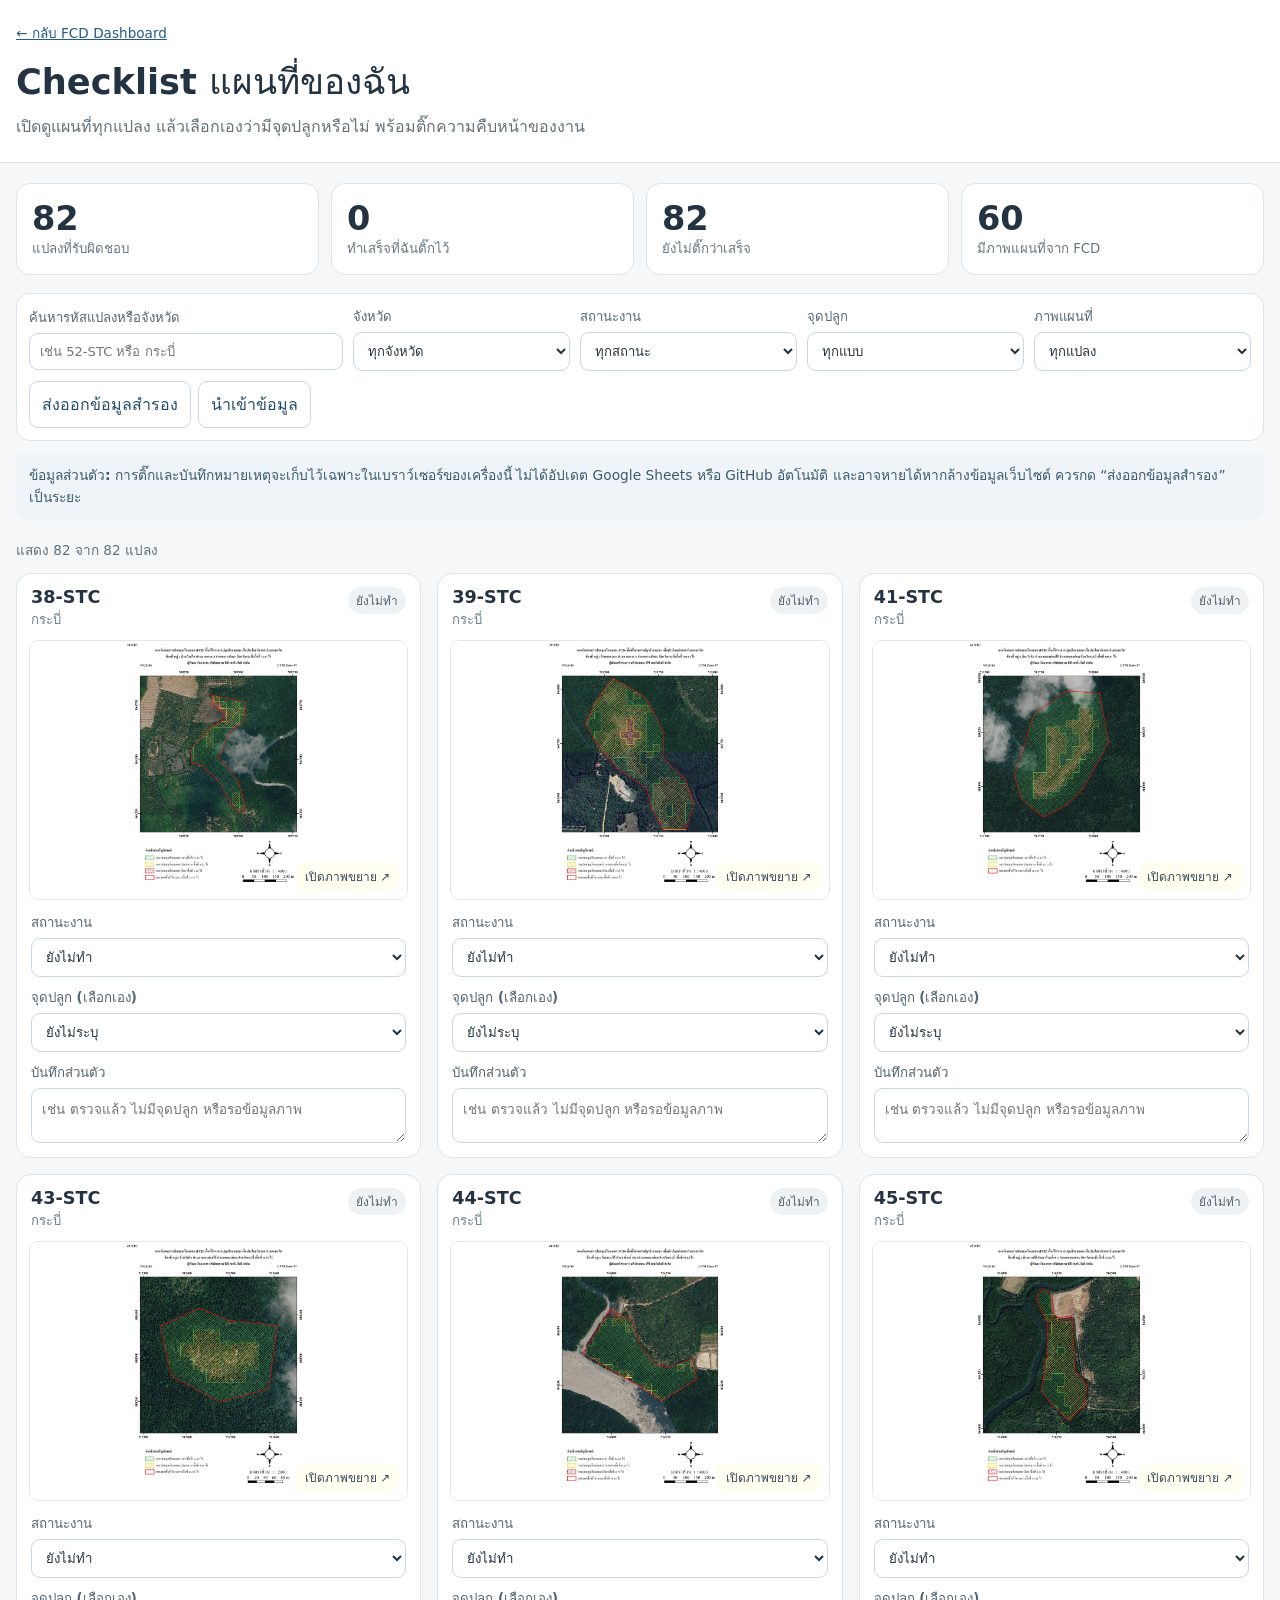
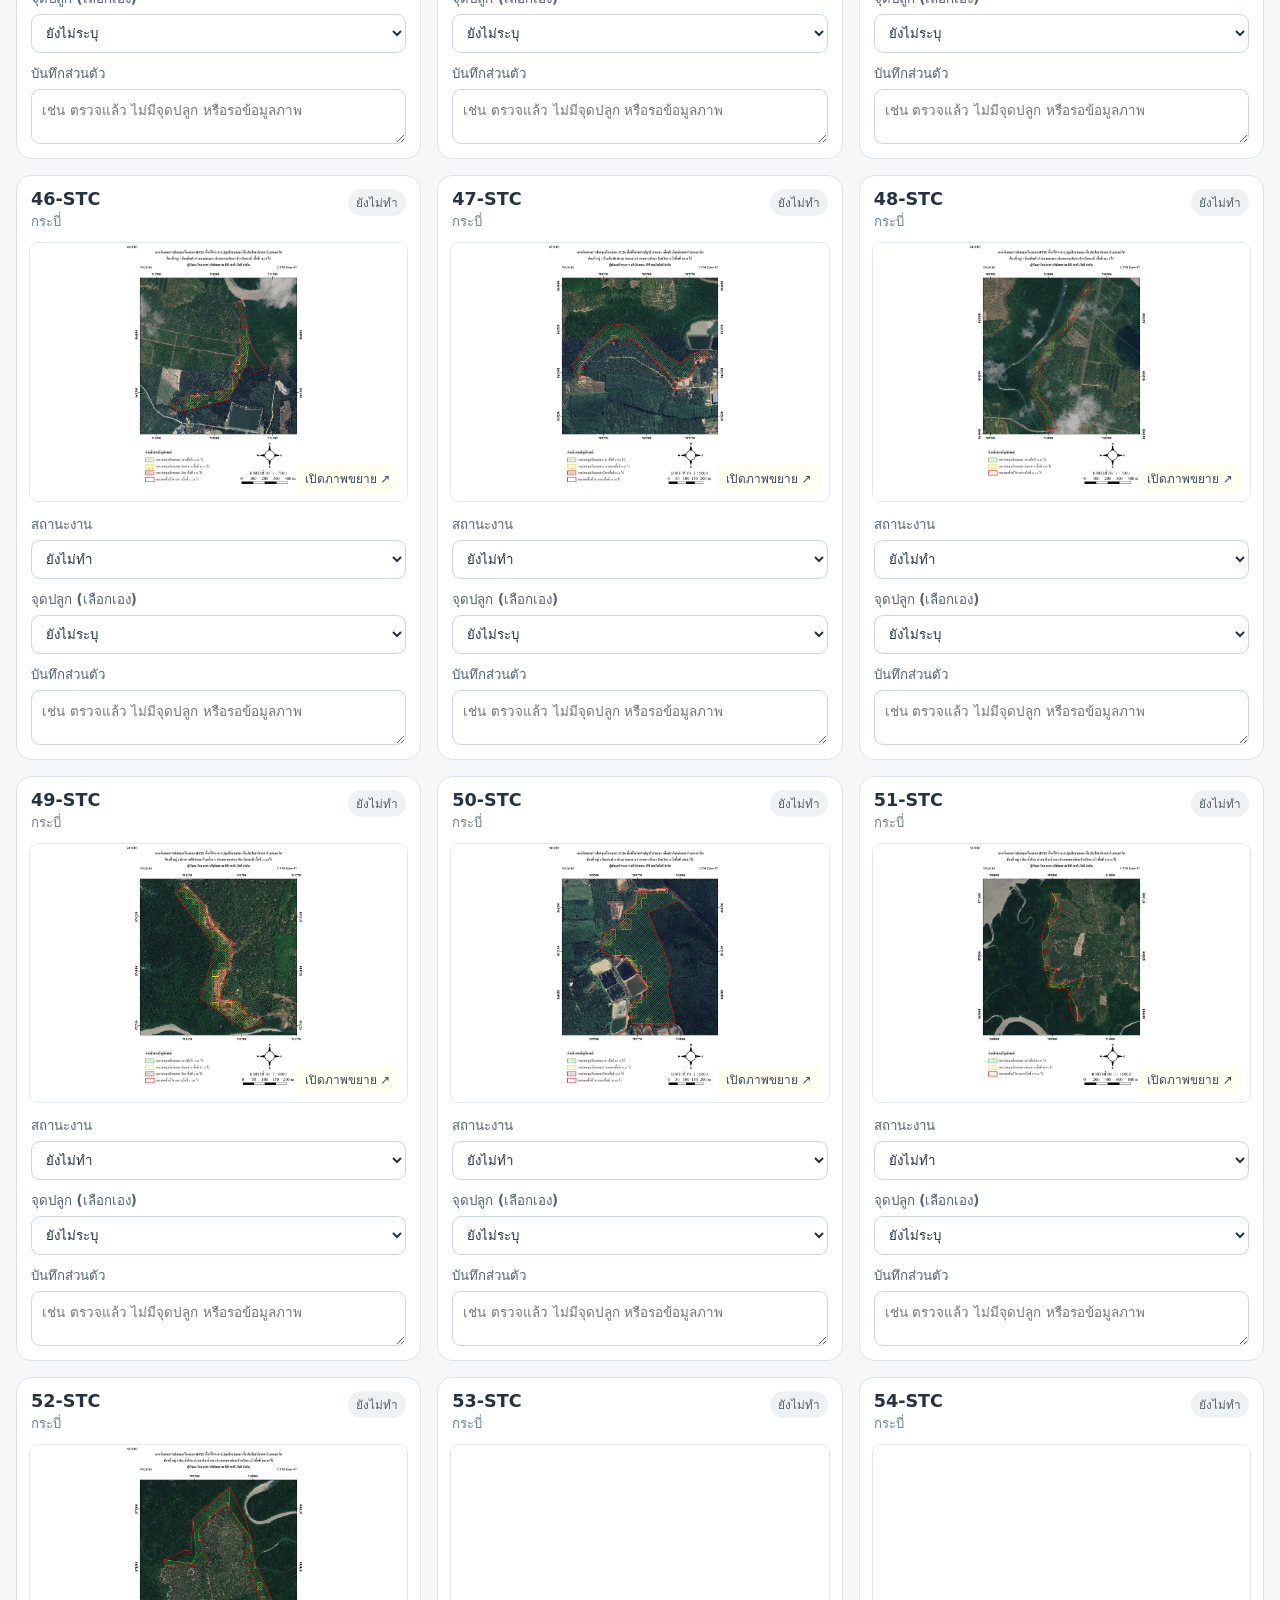
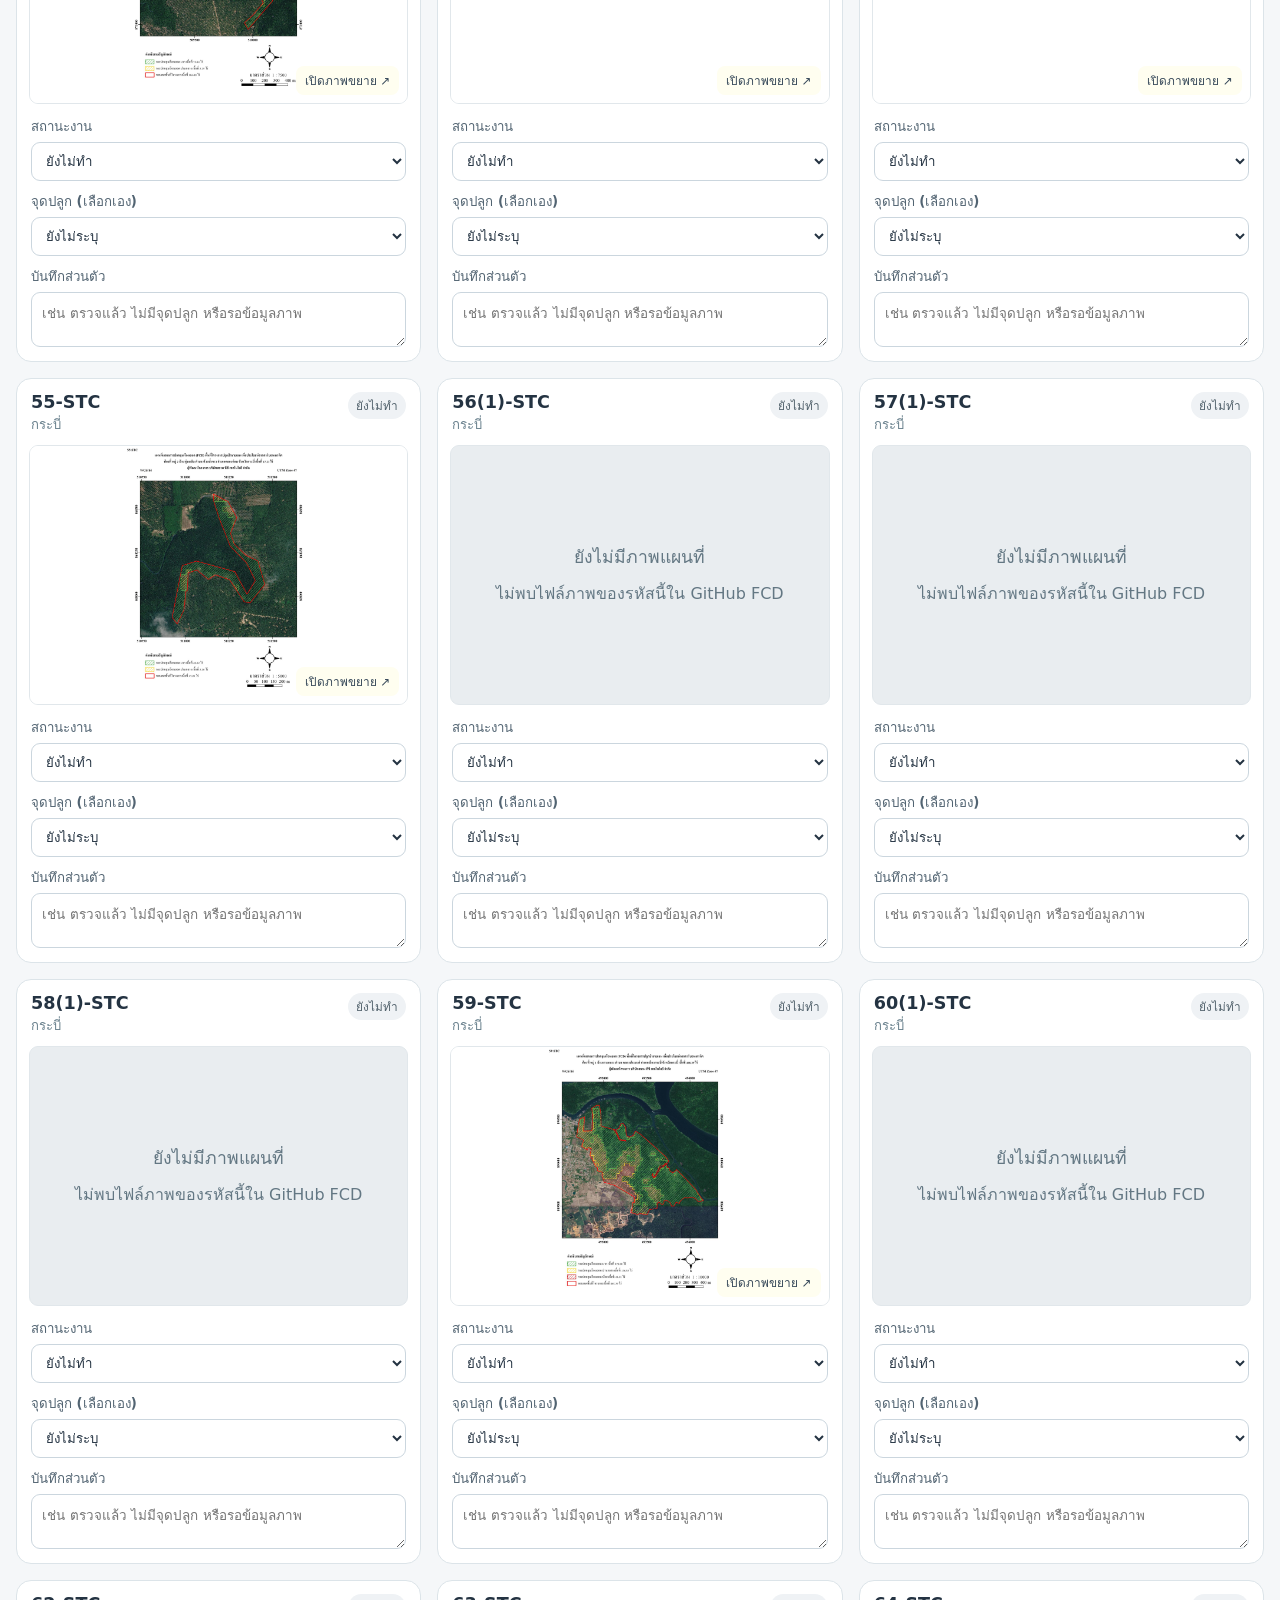
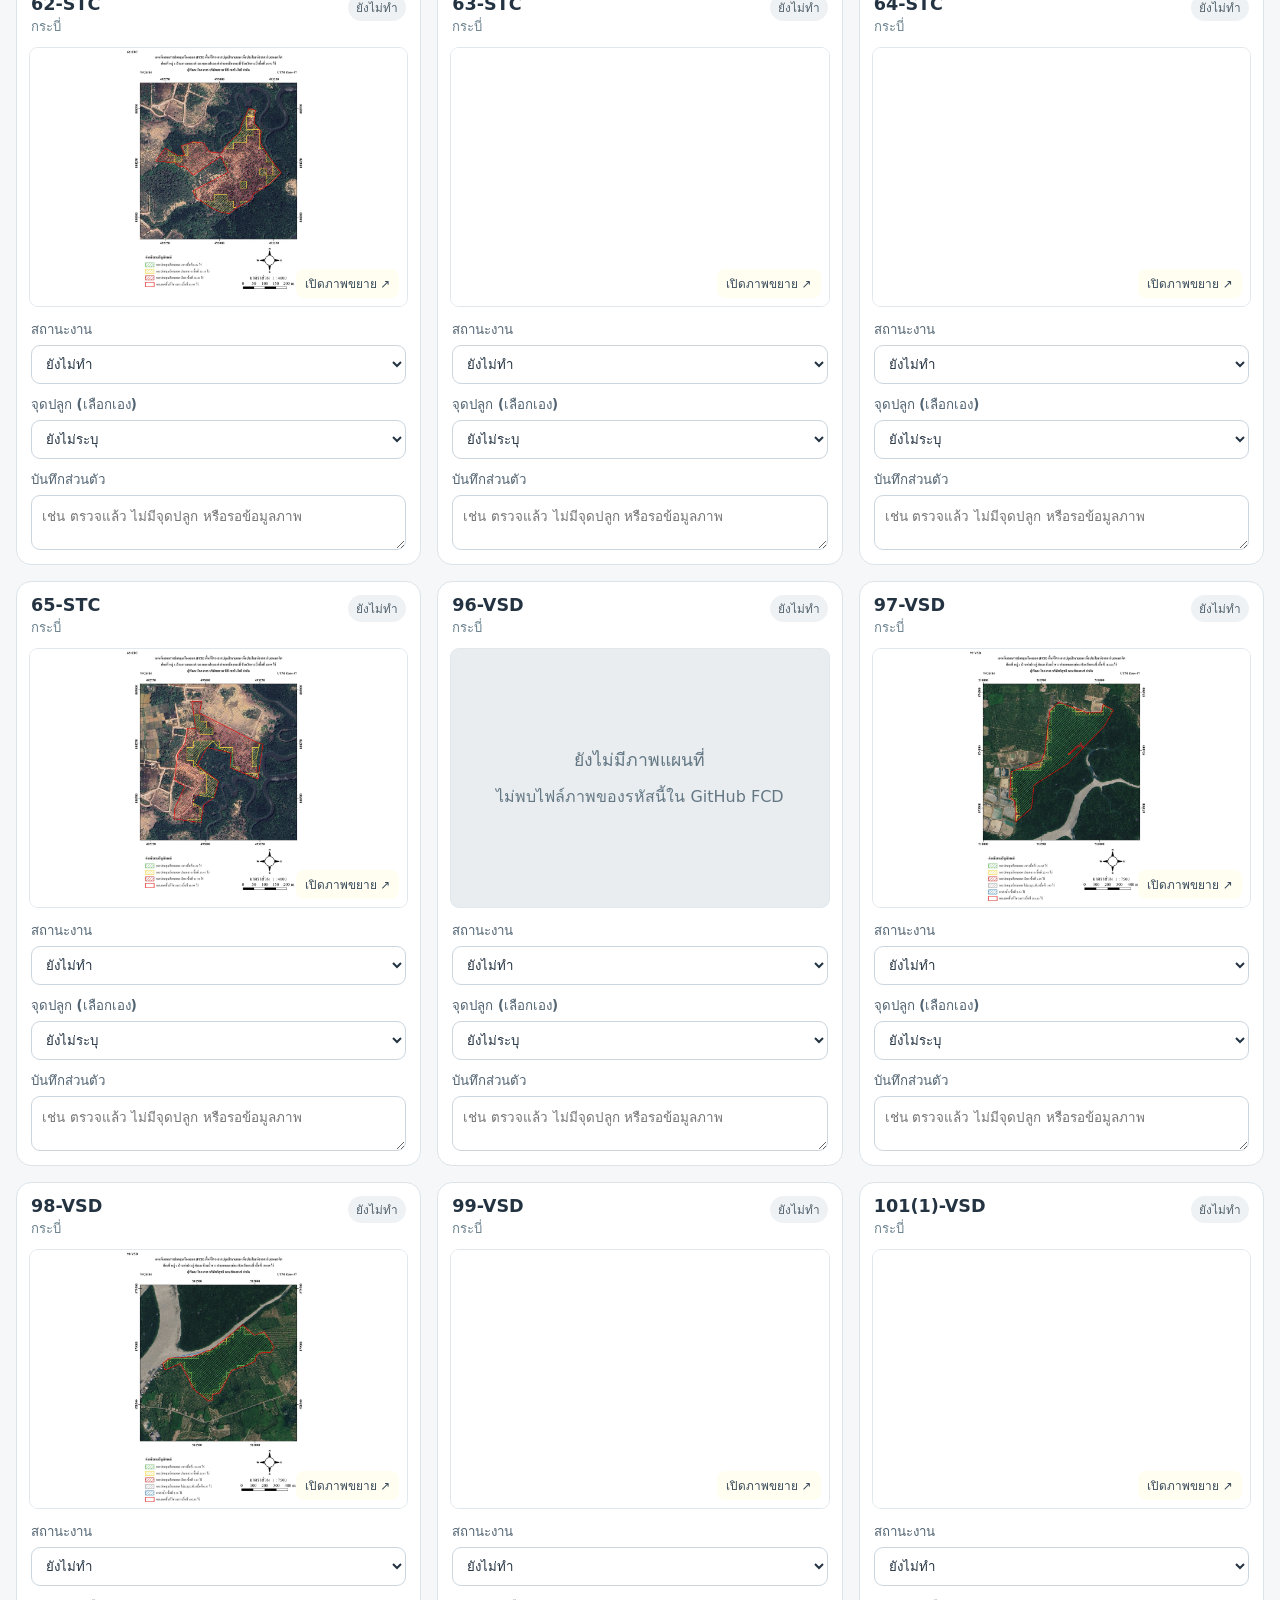
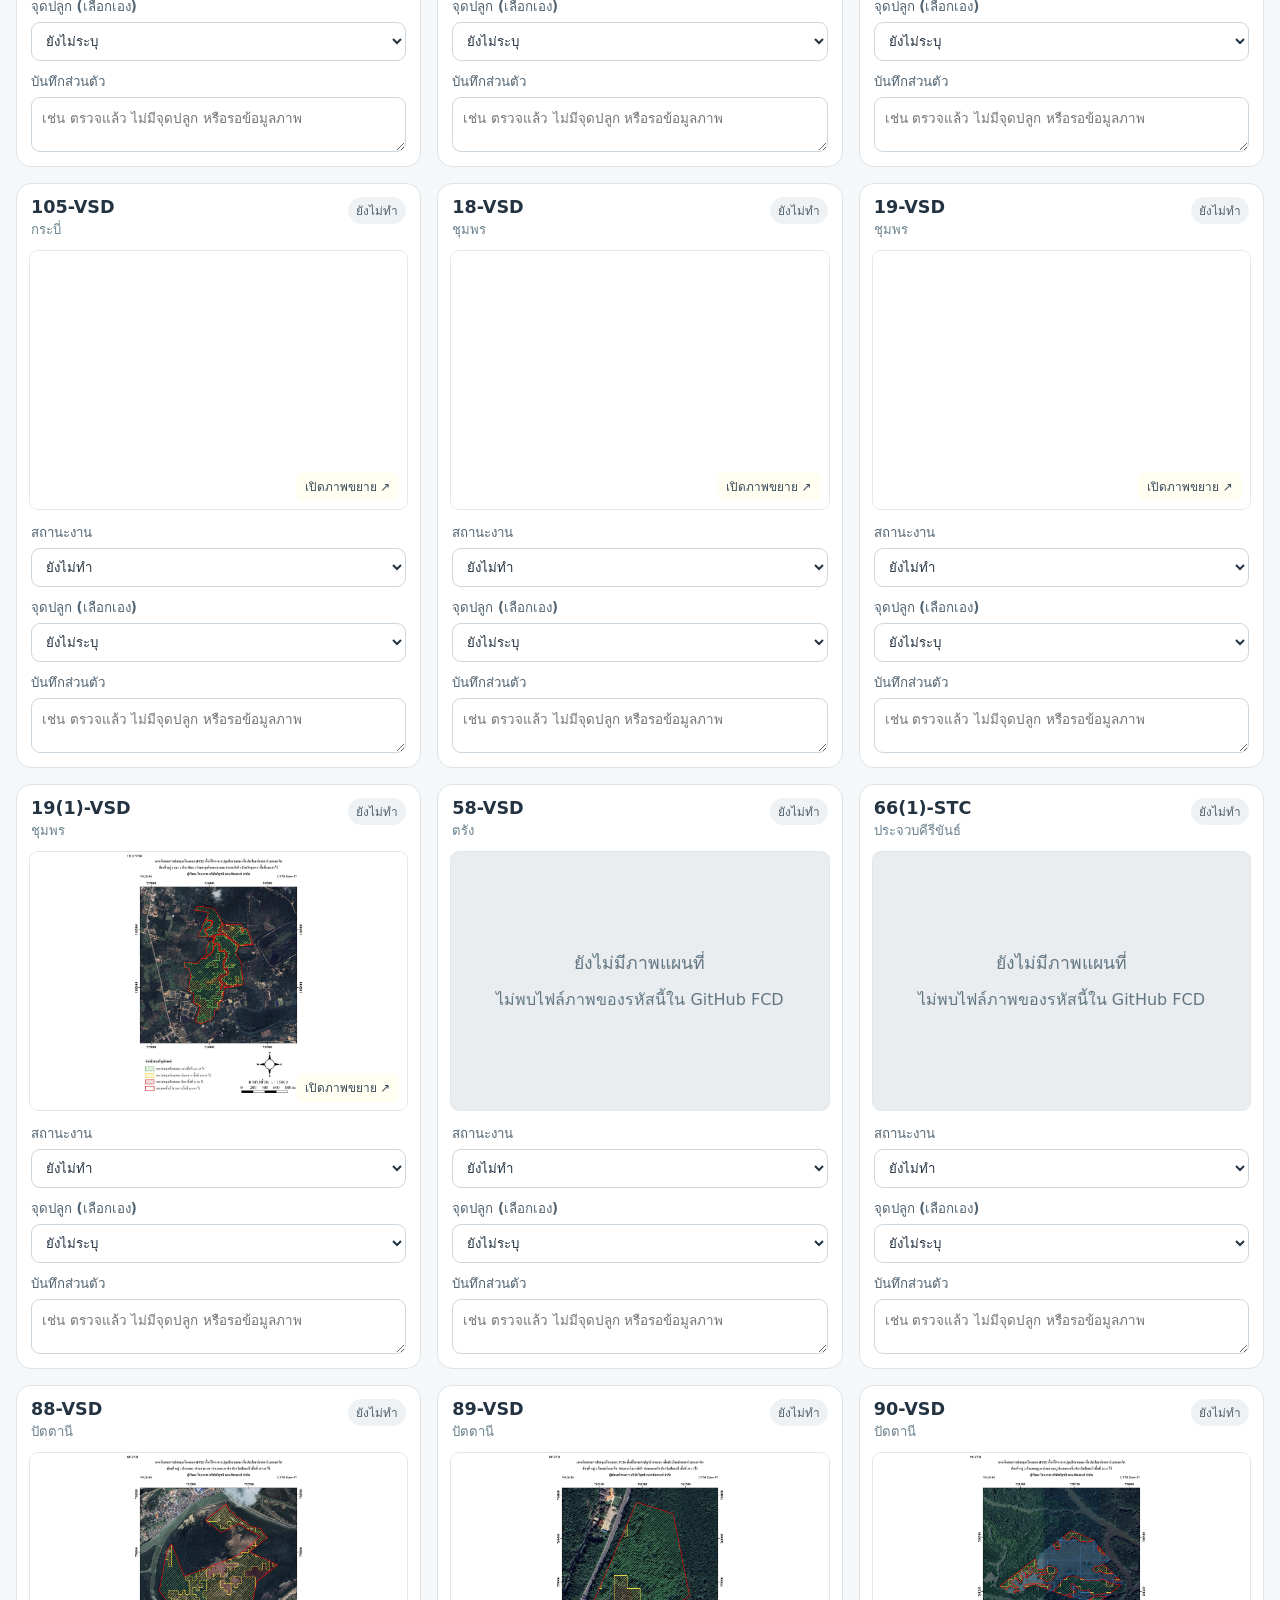
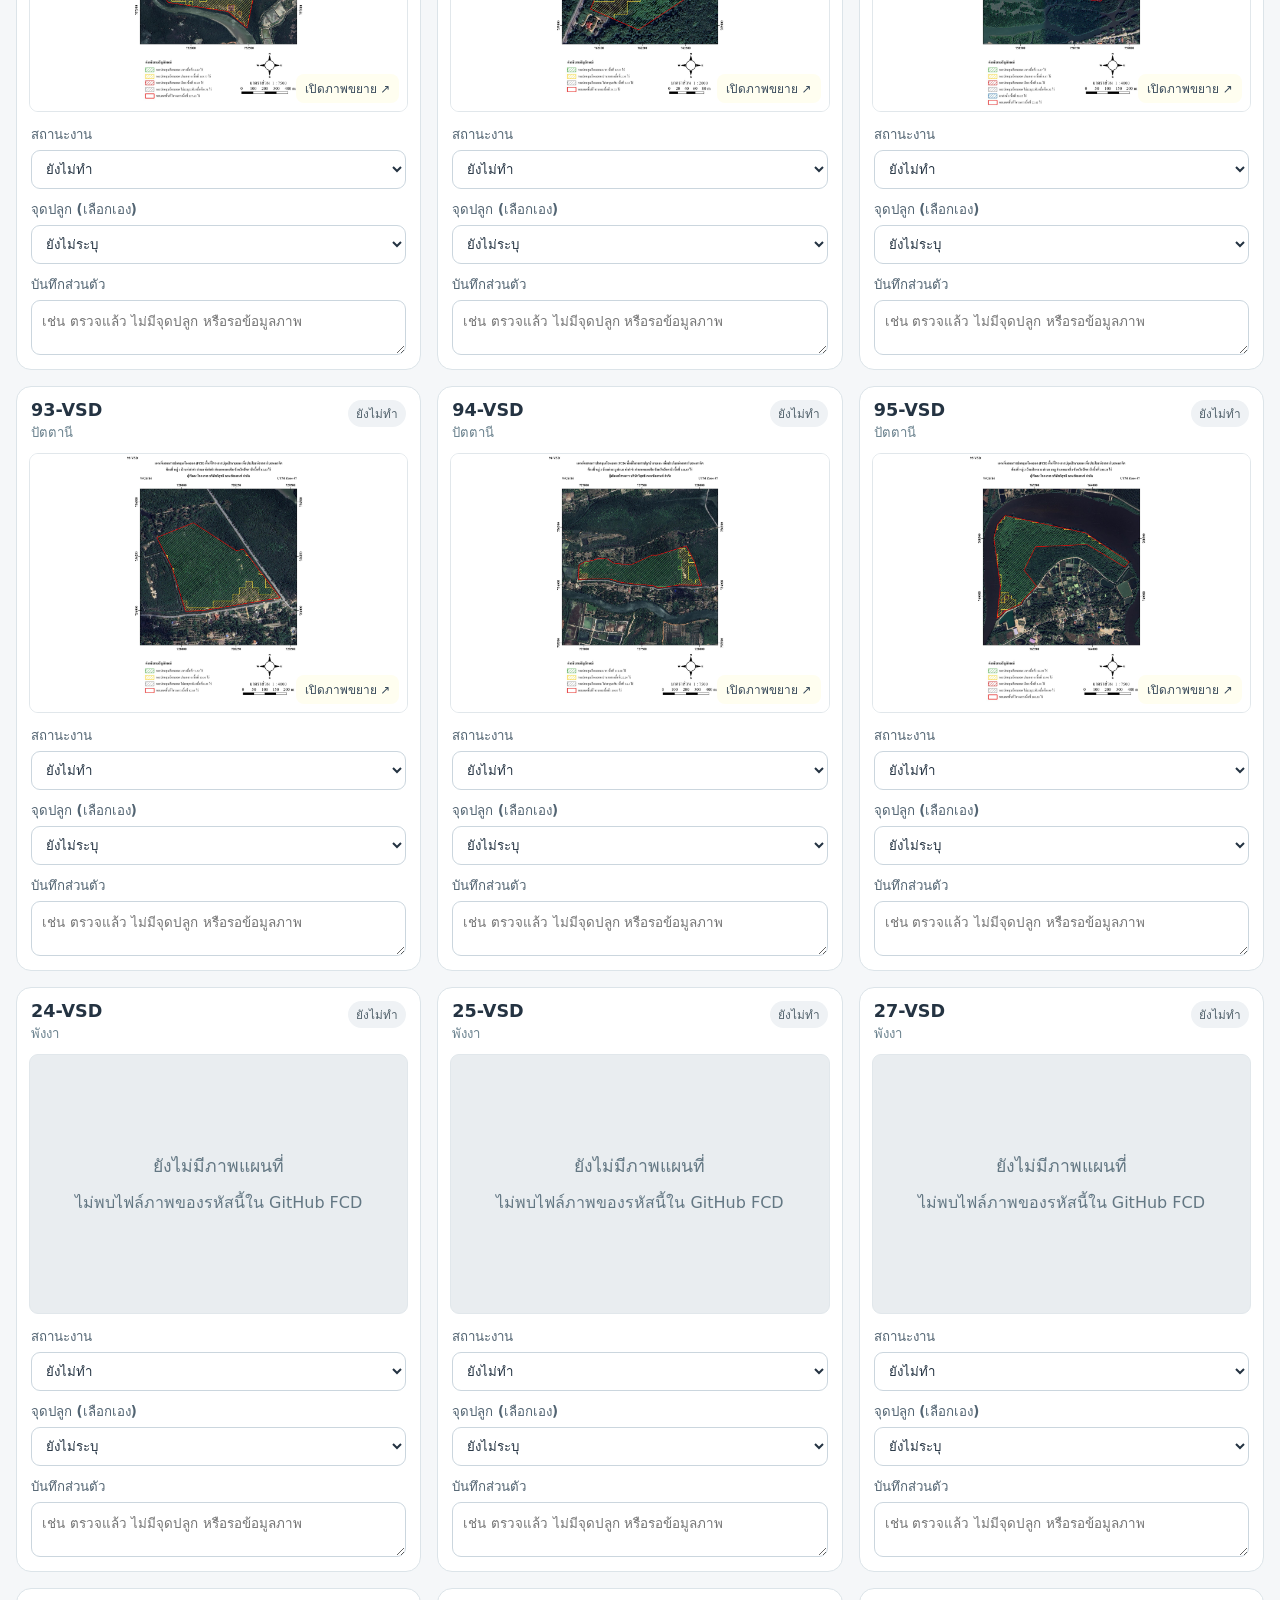
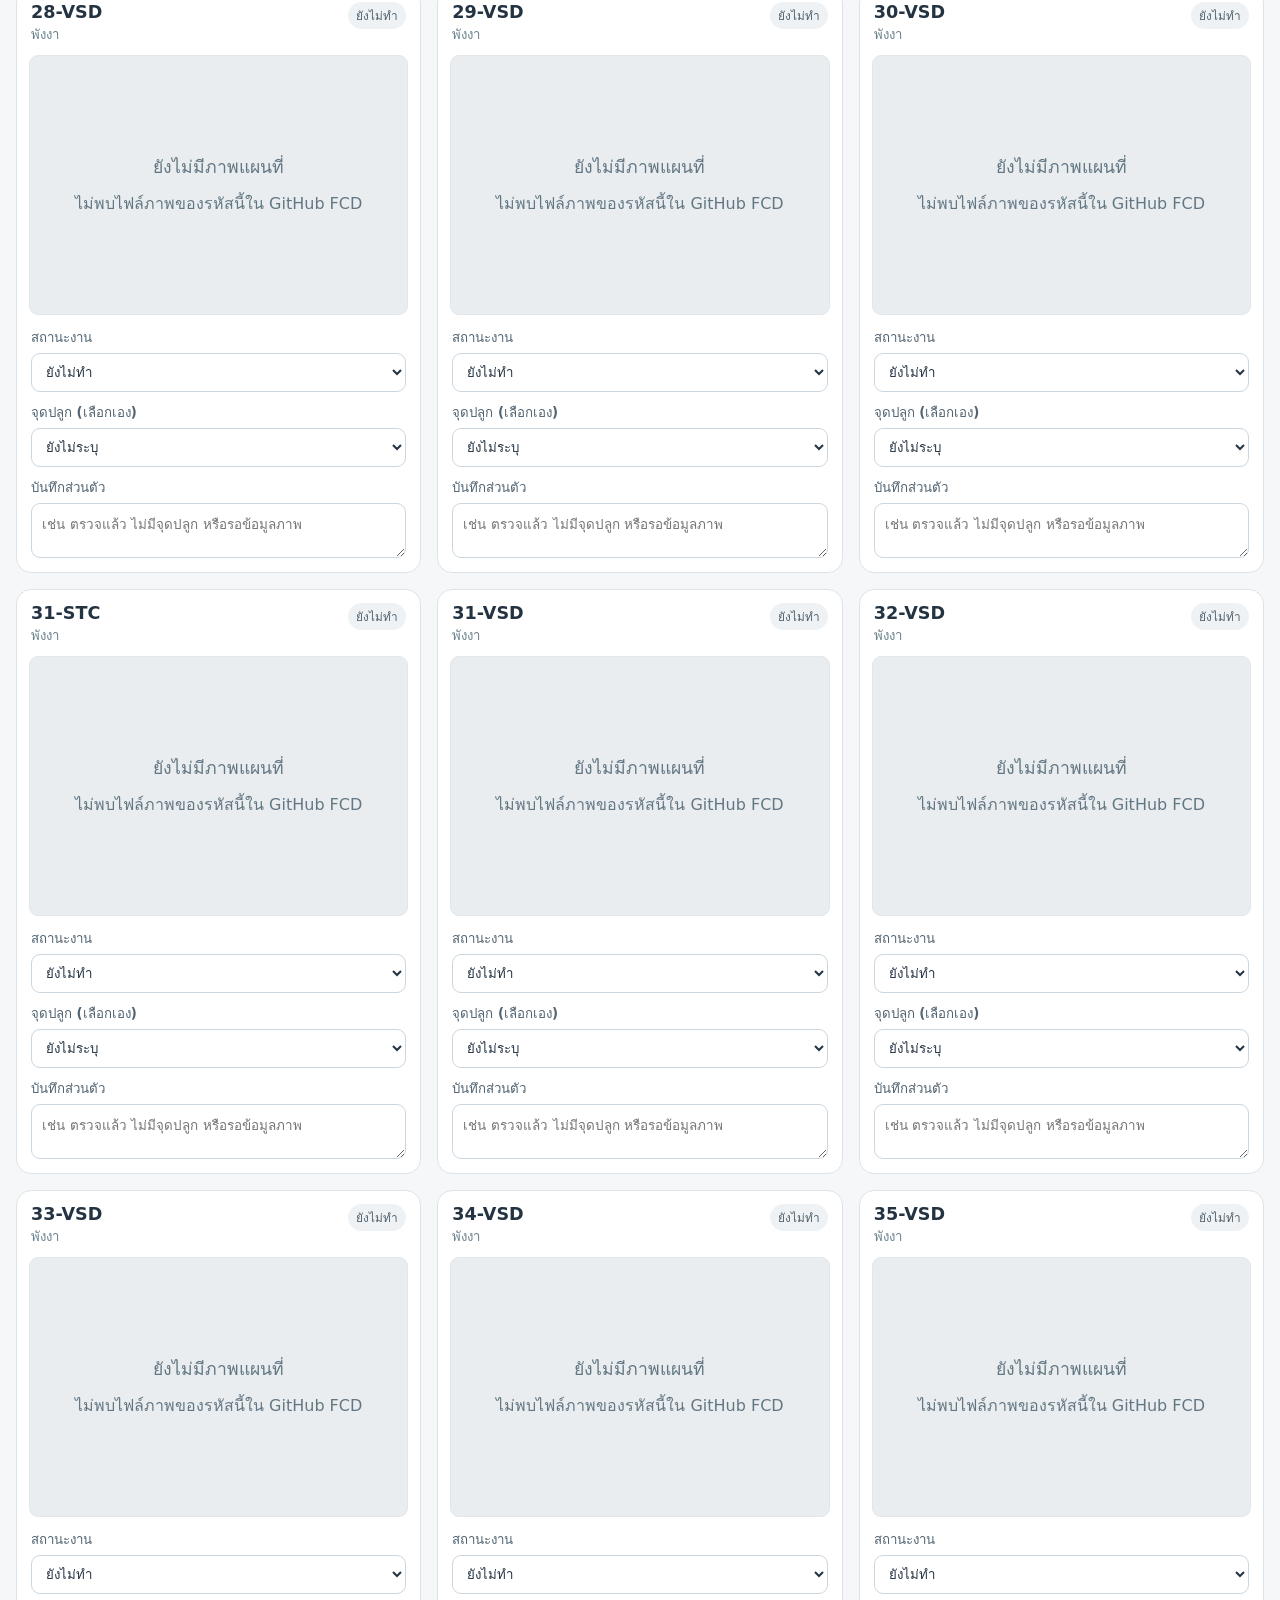
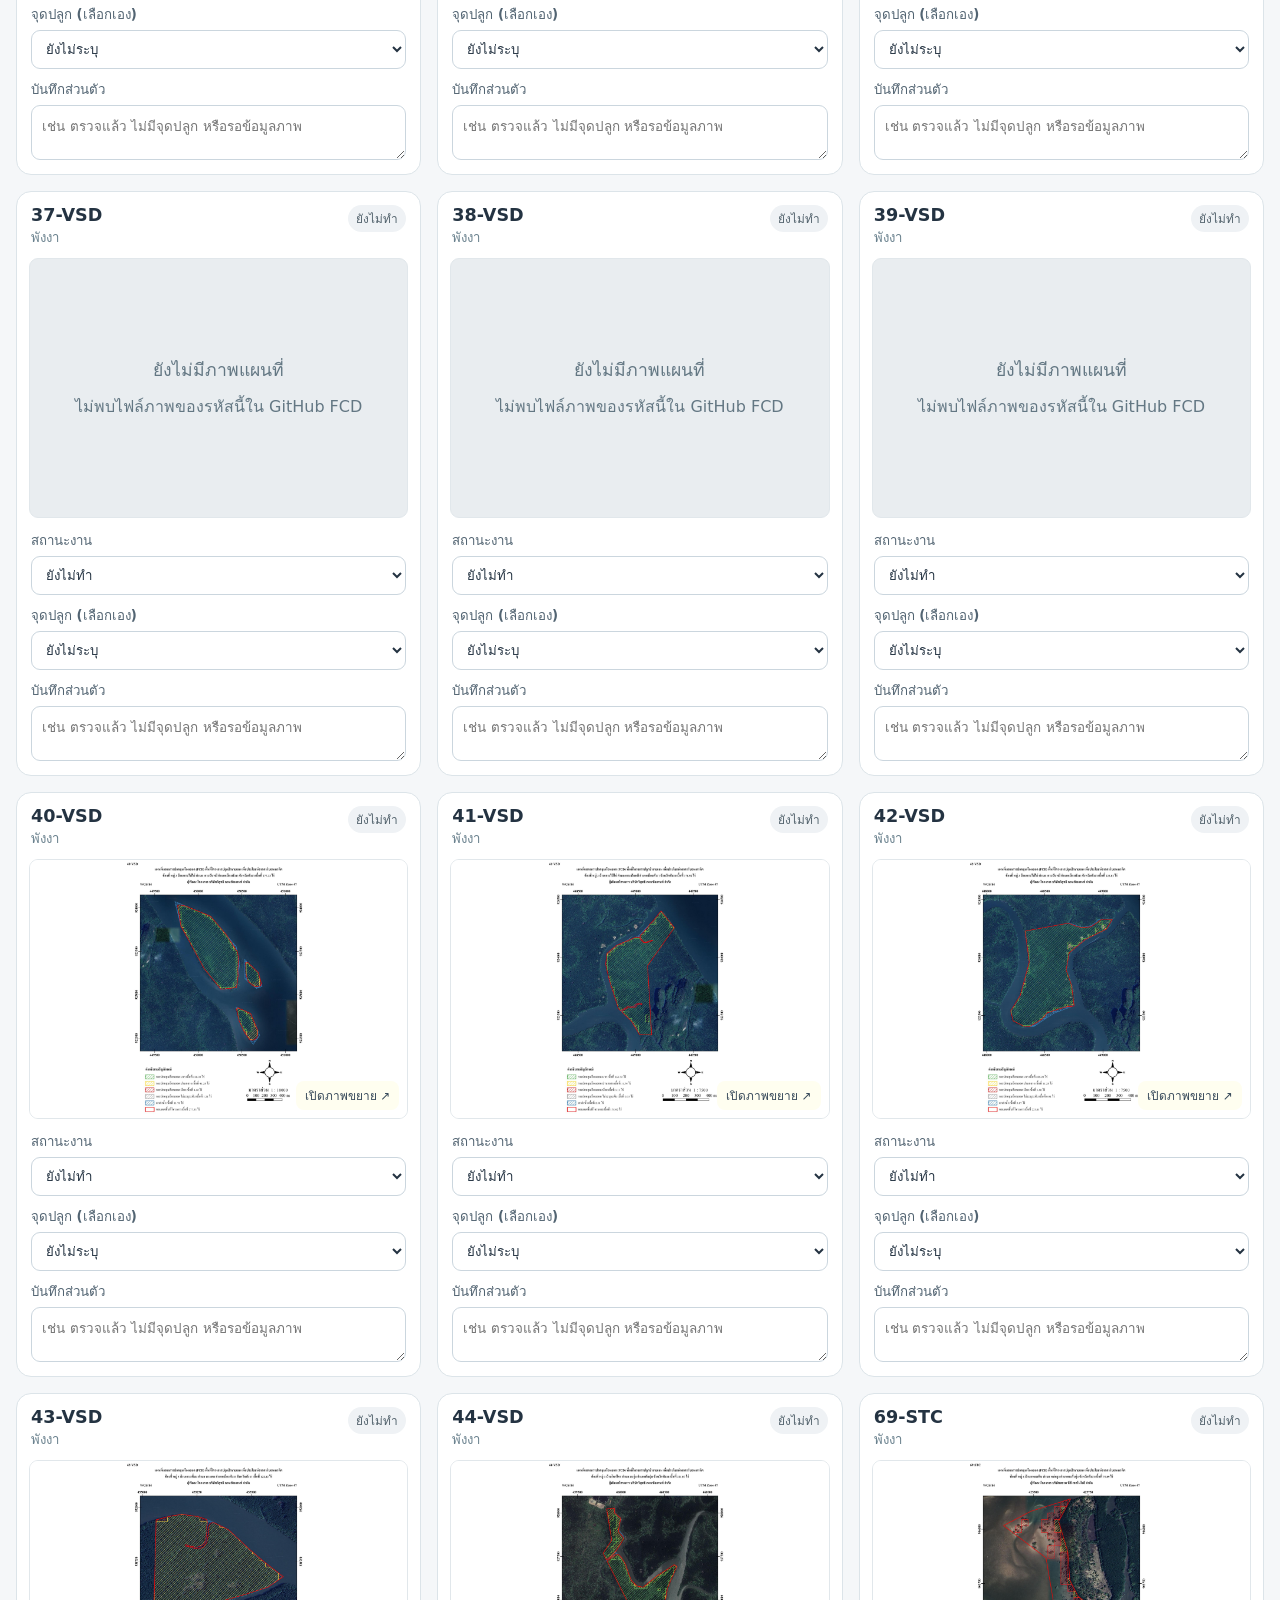
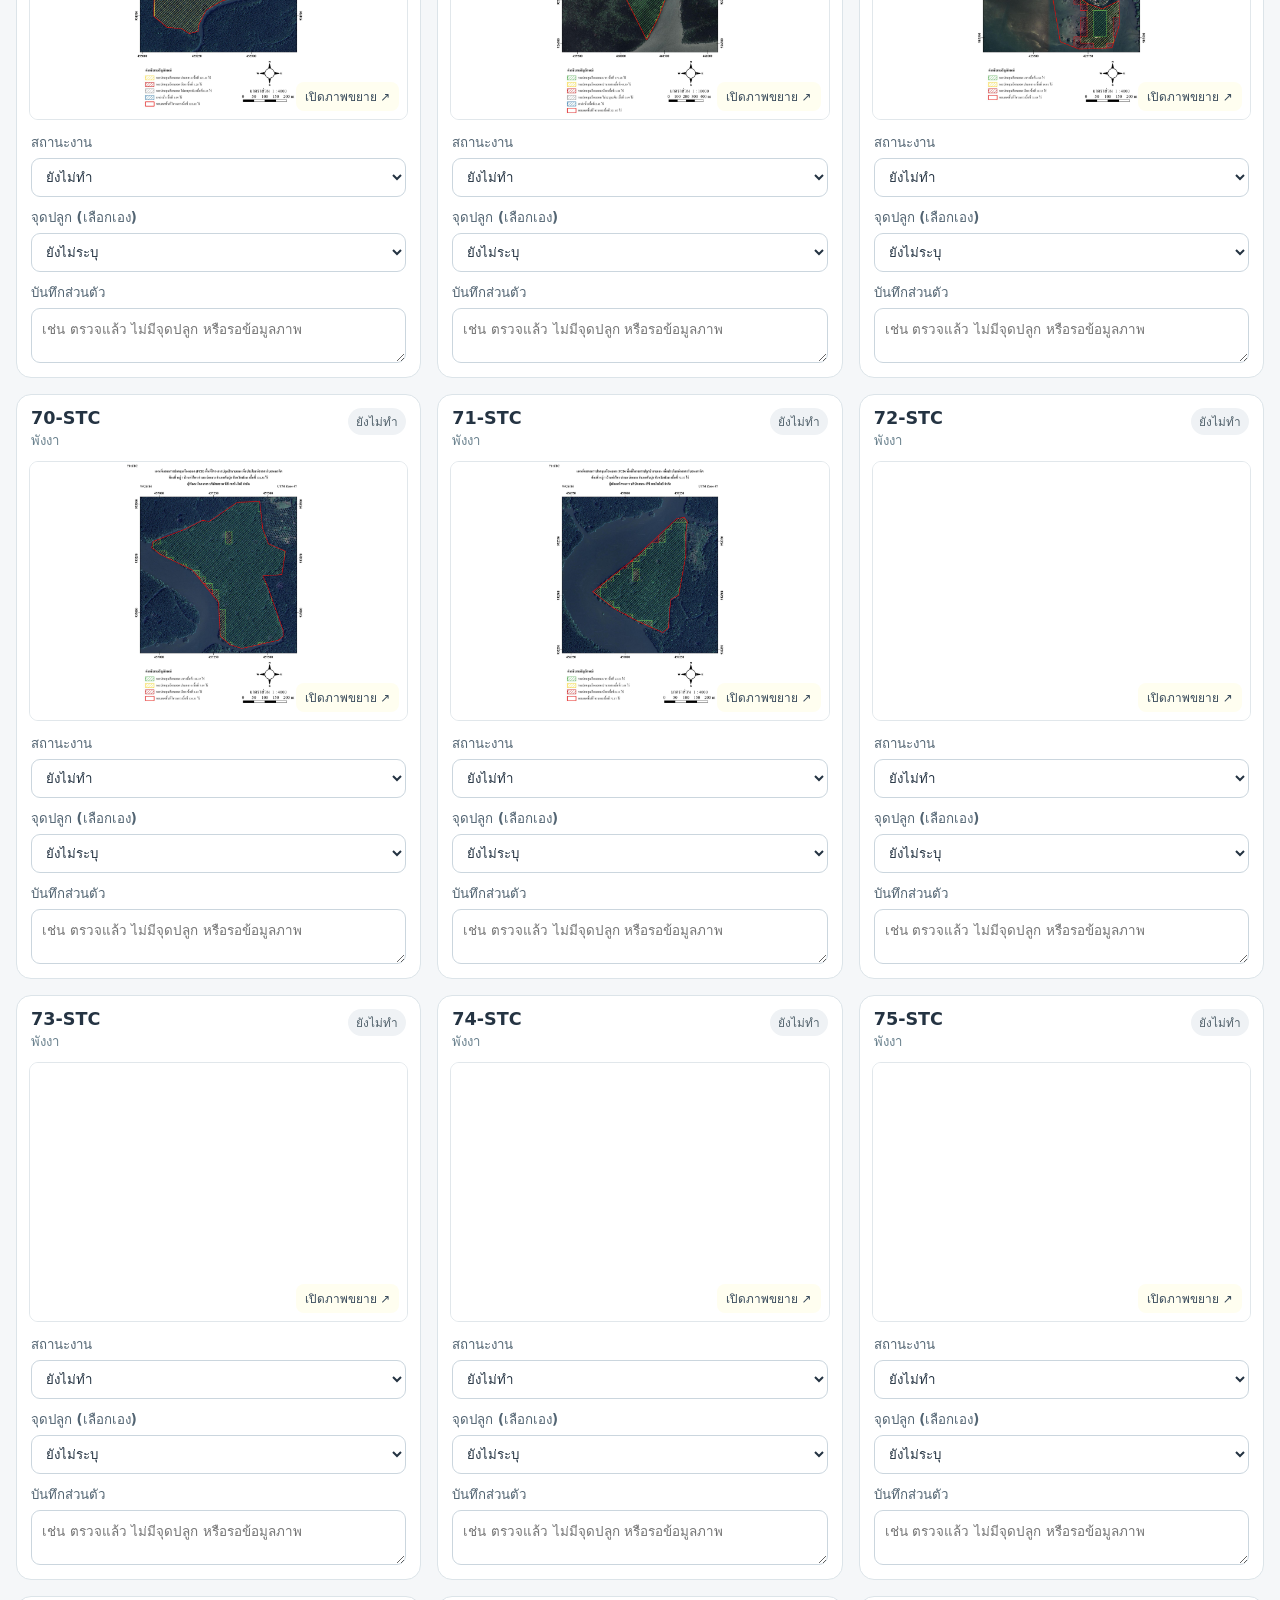
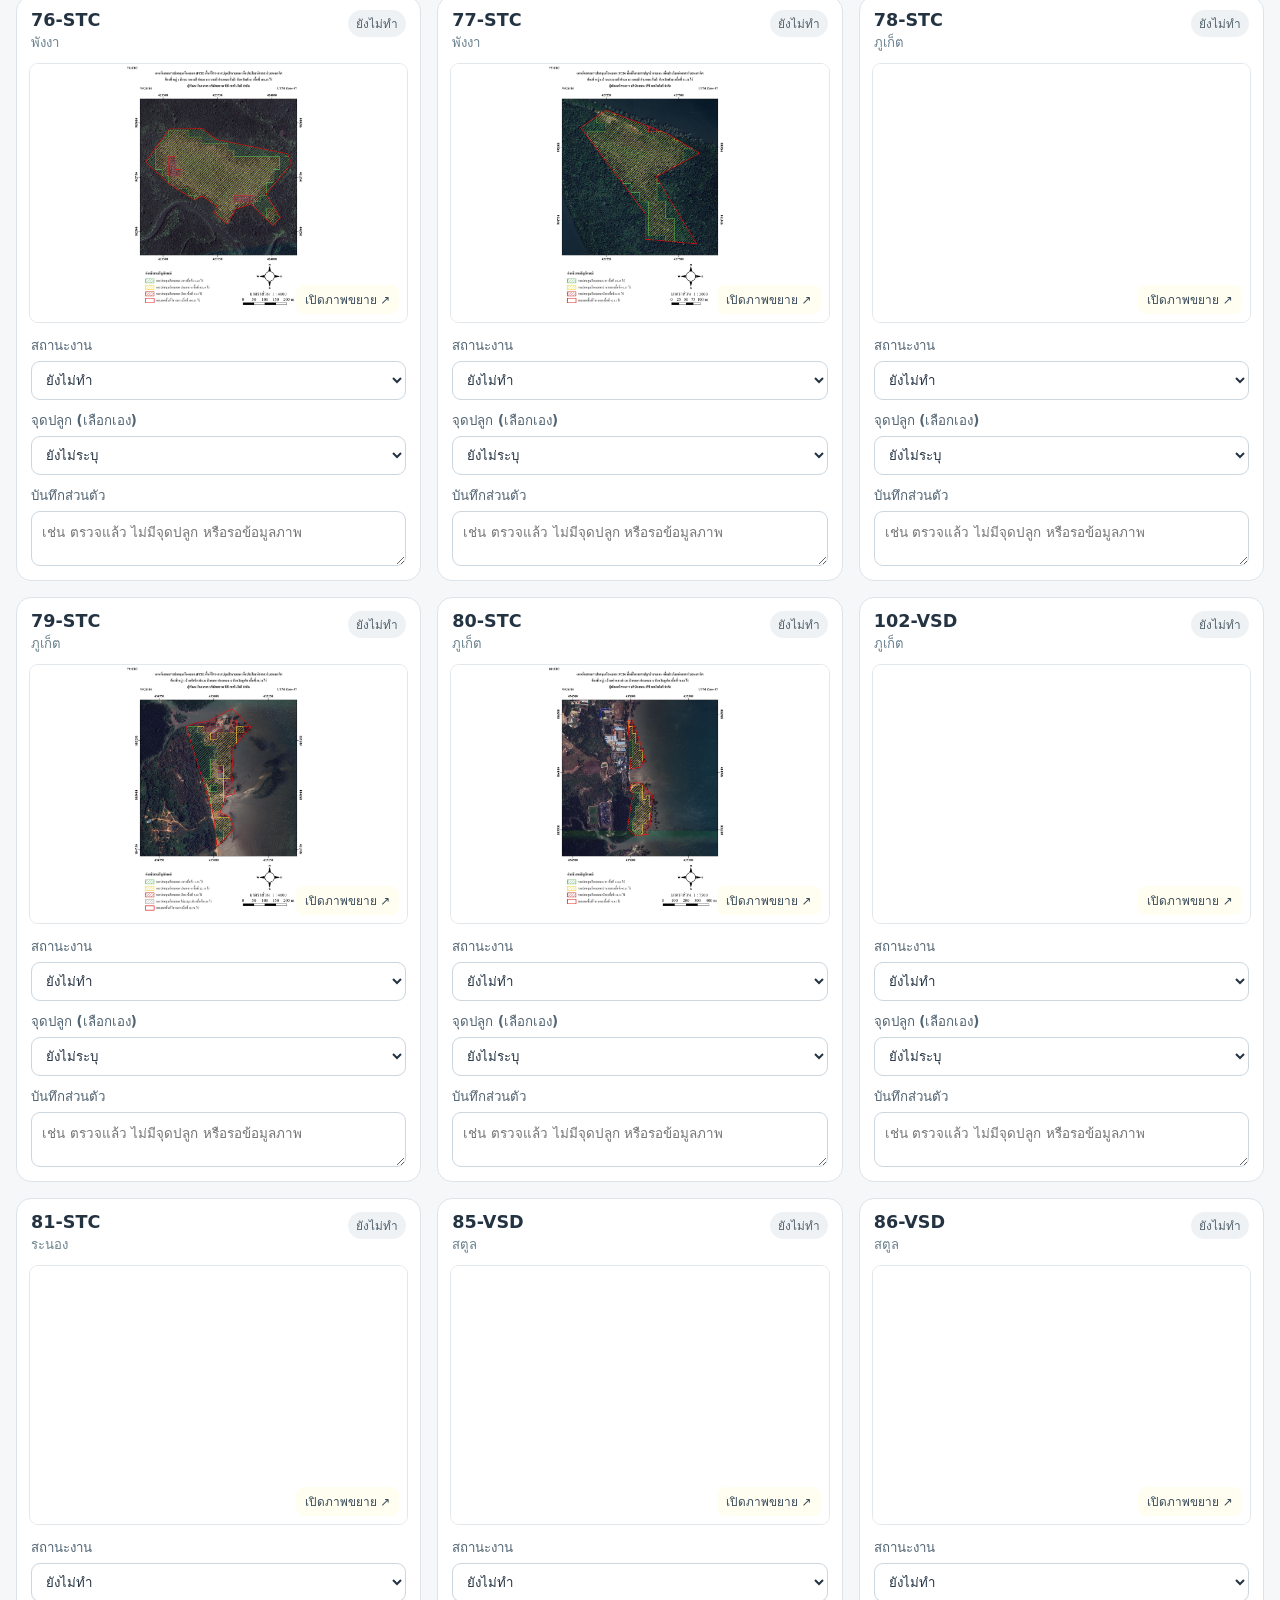
<file: ken-checklist.html>
<!doctype html>
<html lang="th">
<head>
<meta charset="utf-8">
<meta name="viewport" content="width=device-width,initial-scale=1">
<meta name="theme-color" content="#f5f7f9">
<title>Checklist แผนที่ของฉัน | FCD Dashboard</title>
<style>
:root{font-family:system-ui,-apple-system,"Segoe UI",Tahoma,sans-serif;color:#243342;background:#f5f7f9;font-synthesis:none}
*{box-sizing:border-box}body{margin:0}button,input,select,textarea{font:inherit}button{cursor:pointer}
a{color:#235b89}header{padding:22px max(16px,calc((100vw - 1450px)/2));background:#fff;border-bottom:1px solid #d9e1e6}
h1{font-size:clamp(1.55rem,4vw,2.2rem);margin:10px 0 5px;font-weight:750}
header p{margin:0;color:#63717b;line-height:1.55}.link{font-size:.85rem}
main{max-width:1470px;padding:20px 16px 60px;margin:auto}
.stats{display:grid;grid-template-columns:repeat(4,minmax(0,1fr));gap:12px;margin:0 0 18px}
.stat{border:1px solid #dce4e9;border-radius:14px;background:#fff;padding:15px}
.stat strong{display:block;font-size:clamp(1.6rem,3vw,2.1rem);font-variant-numeric:tabular-nums}
.stat span{font-size:.83rem;color:#667783}
.toolbar{display:flex;flex-wrap:wrap;gap:10px;align-items:center;background:#fff;border:1px solid #dce4e9;padding:12px;border-radius:14px;margin-bottom:12px}
.toolbar input,.toolbar select,.edit select,.edit textarea{background:#fff;color:#243342;border:1px solid #cbd6de;border-radius:9px;padding:10px;width:100%;min-width:0}
.toolbar label{font-size:.82rem;color:#536674;flex:1 1 180px;display:grid;gap:5px}
.toolbar .search{flex:2 1 240px}.act{border:1px solid #cad7df;background:#fff;color:#254d69;border-radius:9px;padding:10px 12px;white-space:nowrap}
.act:hover{background:#f0f6fa}.actions{display:flex;gap:7px;flex-wrap:wrap}
.note{background:#eef4f8;padding:11px 13px;border-radius:9px;margin:12px 0 20px;font-size:.86rem;color:#3d5a6d}
.results{font-size:.85rem;color:#60717c;margin:0 0 12px}
.cards{display:grid;grid-template-columns:repeat(auto-fill,minmax(min(100%,305px),1fr));gap:16px}
.card{border:1px solid #dce4e9;border-radius:15px;background:#fff;overflow:hidden;display:flex;flex-direction:column;min-width:0}
.card.done{border-color:#94c9ab}.head{padding:13px 14px 10px;display:flex;align-items:flex-start;justify-content:space-between;gap:8px}
.head h2{font-size:1.1rem;margin:0}.head small{display:block;color:#69808d;font-size:.82rem;margin-top:2px}
.pill{font-size:.74rem;padding:4px 8px;border-radius:99px;background:#eff2f5;color:#51616b;white-space:nowrap}
.pill.done{background:#e5f5e9;color:#286b3b}.pill.fix{background:#fff2dd;color:#956321}
.map{display:block;position:relative;margin:0 12px;border-radius:9px;overflow:hidden;border:1px solid #e1e7eb;background:#e9edf0;height:260px;text-align:center}
.map img{width:100%;height:100%;object-fit:contain;background:white}
.map .missing{height:100%;display:flex;flex-direction:column;justify-content:center;align-items:center;gap:10px;color:#637783;padding:20px}
.map .missing strong{font-size:1.1rem}
.map .zoom{position:absolute;right:8px;bottom:8px;background:#fffef0;padding:5px 9px;border-radius:8px;font-size:.74rem;color:#354758}
.edit{padding:12px 14px 14px;display:grid;gap:10px;margin-top:auto}
.edit label{display:grid;gap:5px;font-size:.83rem;font-weight:600;color:#526472}
.edit textarea{resize:vertical;min-height:55px;font-size:.84rem}
.info{font-size:.74rem;color:#71808d;line-height:1.4}
.empty{background:#fff;border:1px solid #dce4e9;border-radius:14px;padding:24px}
footer{color:#758692;text-align:center;padding:24px 12px;font-size:.8rem}
@media(max-width:680px){header{padding:16px}main{padding:12px 12px 35px}.stats{grid-template-columns:repeat(2,minmax(0,1fr));gap:8px}.stat{padding:10px}.card .map{height:330px}.actions{width:100%}.actions .act{flex:1 1 auto}}
</style>
</head>
<body>
<header>
  <div class="link"><a href="./">← กลับ FCD Dashboard</a></div>
  <h1>Checklist แผนที่ของฉัน</h1>
  <p>เปิดดูแผนที่ทุกแปลง แล้วเลือกเองว่ามีจุดปลูกหรือไม่ พร้อมติ๊กความคืบหน้าของงาน</p>
</header>
<main>
  <section class="stats" aria-label="สรุปความคืบหน้า">
    <div class="stat"><strong id="total">—</strong><span>แปลงที่รับผิดชอบ</span></div>
    <div class="stat"><strong id="complete">0</strong><span>ทำเสร็จที่ฉันติ๊กไว้</span></div>
    <div class="stat"><strong id="remaining">—</strong><span>ยังไม่ติ๊กว่าเสร็จ</span></div>
    <div class="stat"><strong id="maps">—</strong><span>มีภาพแผนที่จาก FCD</span></div>
  </section>
  <section class="toolbar">
    <label class="search">ค้นหารหัสแปลงหรือจังหวัด<input id="search" type="search" placeholder="เช่น 52-STC หรือ กระบี่"></label>
    <label>จังหวัด<select id="province"><option value="">ทุกจังหวัด</option></select></label>
    <label>สถานะงาน<select id="status"><option value="">ทุกสถานะ</option><option value="todo">ยังไม่ทำ</option><option value="progress">กำลังทำ</option><option value="done">เสร็จแล้ว</option></select></label>
    <label>จุดปลูก<select id="planting"><option value="">ทุกแบบ</option><option value="unknown">ยังไม่ระบุ</option><option value="yes">มีจุดปลูก</option><option value="no">ไม่มีจุดปลูก</option></select></label>
    <label>ภาพแผนที่<select id="hasmap"><option value="">ทุกแปลง</option><option value="yes">มีภาพ</option><option value="no">ยังไม่มีภาพ</option></select></label>
    <div class="actions">
      <button class="act" id="export" type="button">ส่งออกข้อมูลสำรอง</button>
      <button class="act" id="import" type="button">นำเข้าข้อมูล</button>
      <input id="importfile" type="file" accept=".json,application/json" hidden>
    </div>
  </section>
  <p class="note"><b>ข้อมูลส่วนตัว:</b> การติ๊กและบันทึกหมายเหตุจะเก็บไว้เฉพาะในเบราว์เซอร์ของเครื่องนี้ ไม่ได้อัปเดต Google Sheets หรือ GitHub อัตโนมัติ และอาจหายได้หากล้างข้อมูลเว็บไซต์ ควรกด “ส่งออกข้อมูลสำรอง” เป็นระยะ</p>
  <div class="results" id="results" role="status"></div>
  <section class="cards" id="cards" aria-label="รายการแปลง"></section>
</main>
<footer>ข้อมูลรหัสแปลงจากตารางคุมปีที่ 4 • ภาพแผนที่จาก FCD Dashboard • สถานะและจุดปลูกกำหนดโดยผู้ใช้เอง</footer>
<script>
"use strict";
const plots=[{"id":"38-STC","province":"กระบี่","map":"maps/38-STC.jpg"},{"id":"39-STC","province":"กระบี่","map":"maps/39-STC.jpg"},{"id":"41-STC","province":"กระบี่","map":"maps/41-STC.jpg"},{"id":"43-STC","province":"กระบี่","map":"maps/43-STC.jpg"},{"id":"44-STC","province":"กระบี่","map":"maps/44-STC.jpg"},{"id":"45-STC","province":"กระบี่","map":"maps/45-STC.jpg"},{"id":"46-STC","province":"กระบี่","map":"maps/46-STC.jpg"},{"id":"47-STC","province":"กระบี่","map":"maps/47-STC.jpg"},{"id":"48-STC","province":"กระบี่","map":"maps/48-STC.jpg"},{"id":"49-STC","province":"กระบี่","map":"maps/49-STC.jpg"},{"id":"50-STC","province":"กระบี่","map":"maps/50-STC.jpg"},{"id":"51-STC","province":"กระบี่","map":"maps/51-STC.jpg"},{"id":"52-STC","province":"กระบี่","map":"maps/52-STC.jpg"},{"id":"53-STC","province":"กระบี่","map":"maps/53-STC.jpg"},{"id":"54-STC","province":"กระบี่","map":"maps/54-STC.jpg"},{"id":"55-STC","province":"กระบี่","map":"maps/55-STC.jpg"},{"id":"56(1)-STC","province":"กระบี่","map":null},{"id":"57(1)-STC","province":"กระบี่","map":null},{"id":"58(1)-STC","province":"กระบี่","map":null},{"id":"59-STC","province":"กระบี่","map":"maps/59-STC.jpg"},{"id":"60(1)-STC","province":"กระบี่","map":null},{"id":"62-STC","province":"กระบี่","map":"maps/62-STC.jpg"},{"id":"63-STC","province":"กระบี่","map":"maps/63-STC.jpg"},{"id":"64-STC","province":"กระบี่","map":"maps/64-STC.jpg"},{"id":"65-STC","province":"กระบี่","map":"maps/65-STC.jpg"},{"id":"96-VSD","province":"กระบี่","map":null},{"id":"97-VSD","province":"กระบี่","map":"maps/97-VSD.jpg"},{"id":"98-VSD","province":"กระบี่","map":"maps/98-VSD.jpg"},{"id":"99-VSD","province":"กระบี่","map":"maps/99-VSD.jpg"},{"id":"101(1)-VSD","province":"กระบี่","map":"maps/101(1)-VSD.jpg"},{"id":"105-VSD","province":"กระบี่","map":"maps/105-VSD.jpg"},{"id":"18-VSD","province":"ชุมพร","map":"maps/18-VSD.jpg"},{"id":"19-VSD","province":"ชุมพร","map":"maps/19-VSD.jpg"},{"id":"19(1)-VSD","province":"ชุมพร","map":"maps/19(1)-VSD.jpg"},{"id":"58-VSD","province":"ตรัง","map":null},{"id":"66(1)-STC","province":"ประจวบคีรีขันธ์","map":null},{"id":"88-VSD","province":"ปัตตานี","map":"maps/88-VSD.jpg"},{"id":"89-VSD","province":"ปัตตานี","map":"maps/89-VSD.jpg"},{"id":"90-VSD","province":"ปัตตานี","map":"maps/90-VSD.jpg"},{"id":"93-VSD","province":"ปัตตานี","map":"maps/93-VSD.jpg"},{"id":"94-VSD","province":"ปัตตานี","map":"maps/94-VSD.jpg"},{"id":"95-VSD","province":"ปัตตานี","map":"maps/95-VSD.jpg"},{"id":"24-VSD","province":"พังงา","map":null},{"id":"25-VSD","province":"พังงา","map":null},{"id":"27-VSD","province":"พังงา","map":null},{"id":"28-VSD","province":"พังงา","map":null},{"id":"29-VSD","province":"พังงา","map":null},{"id":"30-VSD","province":"พังงา","map":null},{"id":"31-STC","province":"พังงา","map":null},{"id":"31-VSD","province":"พังงา","map":null},{"id":"32-VSD","province":"พังงา","map":null},{"id":"33-VSD","province":"พังงา","map":null},{"id":"34-VSD","province":"พังงา","map":null},{"id":"35-VSD","province":"พังงา","map":null},{"id":"37-VSD","province":"พังงา","map":null},{"id":"38-VSD","province":"พังงา","map":null},{"id":"39-VSD","province":"พังงา","map":null},{"id":"40-VSD","province":"พังงา","map":"maps/40-VSD.jpg"},{"id":"41-VSD","province":"พังงา","map":"maps/41-VSD.jpg"},{"id":"42-VSD","province":"พังงา","map":"maps/42-VSD.jpg"},{"id":"43-VSD","province":"พังงา","map":"maps/43-VSD.jpg"},{"id":"44-VSD","province":"พังงา","map":"maps/44-VSD.jpg"},{"id":"69-STC","province":"พังงา","map":"maps/69-STC.jpg"},{"id":"70-STC","province":"พังงา","map":"maps/70-STC.jpg"},{"id":"71-STC","province":"พังงา","map":"maps/71-STC.jpg"},{"id":"72-STC","province":"พังงา","map":"maps/72-STC.jpg"},{"id":"73-STC","province":"พังงา","map":"maps/73-STC.jpg"},{"id":"74-STC","province":"พังงา","map":"maps/74-STC.jpg"},{"id":"75-STC","province":"พังงา","map":"maps/75-STC.jpg"},{"id":"76-STC","province":"พังงา","map":"maps/76-STC.jpg"},{"id":"77-STC","province":"พังงา","map":"maps/77-STC.jpg"},{"id":"78-STC","province":"ภูเก็ต","map":"maps/78-STC.jpg"},{"id":"79-STC","province":"ภูเก็ต","map":"maps/79-STC.jpg"},{"id":"80-STC","province":"ภูเก็ต","map":"maps/80-STC.jpg"},{"id":"102-VSD","province":"ภูเก็ต","map":"maps/102-VSD.jpg"},{"id":"81-STC","province":"ระนอง","map":"maps/81-STC.jpg"},{"id":"85-VSD","province":"สตูล","map":"maps/85-VSD.jpg"},{"id":"86-VSD","province":"สตูล","map":"maps/86-VSD.jpg"},{"id":"88-STC","province":"สตูล","map":"maps/88-STC.jpg"},{"id":"89-STC","province":"สตูล","map":"maps/89-STC.jpg"},{"id":"90-STC","province":"สตูล","map":"maps/90-STC.jpg"},{"id":"90(1)-STC","province":"สตูล","map":"maps/90(1)-STC.jpg"}];
const KEY="fcd-ken-personal-checklist-v1";
const states={todo:"ยังไม่ทำ",progress:"กำลังทำ",done:"เสร็จแล้ว"};
const plants={unknown:"ยังไม่ระบุ",yes:"มีจุดปลูก",no:"ไม่มีจุดปลูก"};
const $=id=>document.getElementById(id);
let saved={};
try{const v=JSON.parse(localStorage.getItem(KEY)||"{}");if(v&&typeof v==="object")saved=v;}catch(e){console.warn("Cannot read stored checklist",e);}
function current(id){const r=saved[id]||{};return {status:states[r.status]?r.status:"todo",planting:plants[r.planting]?r.planting:"unknown",note:typeof r.note==="string"?r.note:""};}
function persist(){try{localStorage.setItem(KEY,JSON.stringify(saved));}catch(e){alert("เบราว์เซอร์นี้บันทึกข้อมูลไม่ได้ กรุณาส่งออกข้อมูลสำรอง");}}
function change(id,key,value){const v=current(id);v[key]=value;saved[id]=v;persist();updateStats();const card=document.querySelector('[data-plot="'+CSS.escape(id)+'"]');if(card){card.classList.toggle("done",v.status==="done");const pill=card.querySelector(".pill");pill.textContent=states[v.status];pill.className="pill"+(v.status==="done"?" done":v.status==="progress"?" fix":"");} }
function option(select,value,label){const o=document.createElement("option");o.value=value;o.textContent=label;select.append(o);}
function el(tag,cls,txt){const e=document.createElement(tag);if(cls)e.className=cls;if(txt!==undefined)e.textContent=txt;return e;}
function renderCard(p){
  const v=current(p.id),card=el("article","card"+(v.status==="done"?" done":""));card.dataset.plot=p.id;
  const head=el("div","head"),txt=el("div");const title=el("h2","",p.id);txt.append(title,el("small","",p.province));
  const pill=el("span","pill"+(v.status==="done"?" done":v.status==="progress"?" fix":""),states[v.status]);head.append(txt,pill);card.append(head);
  if(p.map){
    const link=el("a","map");link.href="./"+p.map.split("/").map(encodeURIComponent).join("/");link.target="_blank";link.rel="noopener";link.setAttribute("aria-label","เปิดภาพแผนที่ "+p.id+" แบบเต็ม");
    const img=el("img");img.loading="lazy";img.decoding="async";img.alt="ภาพแผนที่ FCD แปลง "+p.id;img.src=link.href;
    img.addEventListener("error",()=>{link.replaceChildren(el("div","missing","ภาพแผนที่ไม่สามารถโหลดได้"));});
    link.append(img,el("span","zoom","เปิดภาพขยาย ↗"));card.append(link);
  }else{
    const missing=el("div","map"),content=el("div","missing");content.append(el("strong","", "ยังไม่มีภาพแผนที่"),el("span","", "ไม่พบไฟล์ภาพของรหัสนี้ใน GitHub FCD"));missing.append(content);card.append(missing);
  }
  const form=el("div","edit");
  const l1=el("label","", "สถานะงาน");const s1=el("select");
  Object.entries(states).forEach(([k,n])=>option(s1,k,n));s1.value=v.status;s1.addEventListener("change",()=>{change(p.id,"status",s1.value); if($("status").value)render();});l1.append(s1);
  const l2=el("label","", "จุดปลูก (เลือกเอง)");const s2=el("select");
  Object.entries(plants).forEach(([k,n])=>option(s2,k,n));s2.value=v.planting;s2.addEventListener("change",()=>{change(p.id,"planting",s2.value);if($("planting").value)render();});l2.append(s2);
  const l3=el("label","", "บันทึกส่วนตัว");const note=el("textarea");note.placeholder="เช่น ตรวจแล้ว ไม่มีจุดปลูก หรือรอข้อมูลภาพ";note.value=v.note;note.rows=2;
  note.addEventListener("input",()=>change(p.id,"note",note.value));l3.append(note);
  form.append(l1,l2,l3);card.append(form);return card;
}
function updateStats(){
  $("total").textContent=plots.length;
  const done=plots.filter(p=>current(p.id).status==="done").length;
  $("complete").textContent=done;$("remaining").textContent=plots.length-done;
  $("maps").textContent=plots.filter(p=>p.map).length;
}
function render(){
  const q=$("search").value.trim().toLocaleLowerCase("th"),pr=$("province").value,st=$("status").value,pl=$("planting").value,hm=$("hasmap").value;
  const subset=plots.filter(p=>(!q||(p.id+" "+p.province).toLocaleLowerCase("th").includes(q))&&(!pr||p.province===pr)&&(!st||current(p.id).status===st)&&(!pl||current(p.id).planting===pl)&&(!hm||(hm==="yes"?Boolean(p.map):!p.map)));
  $("results").textContent="แสดง "+subset.length+" จาก "+plots.length+" แปลง";
  const area=$("cards"),fragment=document.createDocumentFragment();
  subset.forEach(p=>fragment.append(renderCard(p)));
  area.replaceChildren(fragment);
  if(!subset.length)area.append(el("p","empty","ไม่พบแปลงตามตัวกรอง ลองเปลี่ยนตัวเลือก"));
  updateStats();
}
[...new Set(plots.map(p=>p.province))].sort((a,b)=>a.localeCompare(b,"th")).forEach(p=>option($("province"),p,p));
["search","province","status","planting","hasmap"].forEach(id=>$(id).addEventListener(id==="search"?"input":"change",render));
$("export").addEventListener("click",()=>{
  const backup={format:"ken-plot-checklist-v1",exportedAt:new Date().toISOString(),data:Object.fromEntries(plots.map(p=>[p.id,current(p.id)]))};
  const blob=new Blob([JSON.stringify(backup,null,2)],{type:"application/json"}),url=URL.createObjectURL(blob),a=document.createElement("a");
  a.href=url;a.download="ken-plot-checklist-"+new Date().toISOString().slice(0,10)+".json";a.click();setTimeout(()=>URL.revokeObjectURL(url),2000);
});
$("import").addEventListener("click",()=>$("importfile").click());
$("importfile").addEventListener("change",async e=>{
  const file=e.target.files?.[0];if(!file)return;
  try{
    const raw=JSON.parse(await file.text());if(raw.format!=="ken-plot-checklist-v1"||!raw.data||typeof raw.data!=="object")throw Error("รูปแบบไฟล์ไม่ตรงกับ Checklist");
    if(!confirm("นำเข้าข้อมูลสำรองจะเขียนทับสถานะที่มีในเครื่องนี้ ยืนยันหรือไม่?"))return;
    const validIds=new Set(plots.map(p=>p.id));
    for(const [id,v] of Object.entries(raw.data)){if(validIds.has(id)&&v&&typeof v==="object")saved[id]={status:states[v.status]?v.status:"todo",planting:plants[v.planting]?v.planting:"unknown",note:typeof v.note==="string"?v.note.slice(0,5000):""};}
    persist();render();alert("นำเข้าข้อมูลแล้ว");
  }catch(err){alert("ไม่สามารถนำเข้าไฟล์ได้: "+err.message);}
  finally{e.target.value="";}
});
render();
</script>
</body>
</html>
</file>
<file: map-review.css>
.map-review {
  width: min(1050px, 96vw);
  max-width: 96vw;
  max-height: 94vh;
  padding: 14px;
  border: 1px solid #bcc6ce;
  border-radius: 10px;
  background: #fff;
  color: #172033;
  font: 15px system-ui, sans-serif;
}
.map-review::backdrop { background: #152236b0; }
.map-review header, .review-tools, .review-notes li {
  display: flex;
  flex-wrap: wrap;
  align-items: center;
  gap: 8px;
}
.map-review header { justify-content: space-between; }
.review-tools { margin: 10px 0; }
.map-review button, .fcd-map > button {
  font: inherit;
  padding: 6px 10px;
  border: 1px solid #9aa9b7;
  border-radius: 5px;
  background: #fff;
  color: #172033;
  cursor: pointer;
}
.map-review button[aria-pressed="true"] { background: #213850; color: white; }
.map-review button:disabled { opacity: .5; cursor: default; }
.map-review canvas {
  display: block;
  width: 100%;
  height: clamp(190px, 53vh, 570px);
  background: #e5eaf0;
  touch-action: none;
  cursor: grab;
}
.map-review canvas.marking { cursor: crosshair; }
.map-review form { margin-top: 8px; }
.map-review textarea { width: min(100%, 40rem); font: inherit; resize: vertical; }
.map-review form textarea { display: block; margin: 4px 0; }
.review-notes ol { padding-left: 0; margin: 6px 0; }
.review-notes li { margin: 6px 0; }
.review-notes li textarea { flex: 1 1 180px; }
.fcd-map > button { margin: 5px 8px 5px 0; }
</file>
<file: dashboard-theme.css>
:root {
  --color-bg: #f0f4ef;
  --color-panel: #fff;
  --color-fg: #182d26;
  --color-fg-muted: #526760;
  --color-border-line: #dbe5de;
  --cds-radius: .85rem;
  --cds-gap-xl: clamp(1rem, 2.5vw, 2rem);
  --cds-pad-lg: clamp(1rem, 2vw, 1.4rem);
  --forest: #123c32;
  --leaf: #d8edbb;
}
#dash-root { max-width: 88rem; padding: clamp(.65rem, 2.6vw, 2rem); }
#dash-root :is(section[id], header[id]) { scroll-margin-top: 5rem; }
.dashboard-hero {
  position: relative;
  isolation: isolate;
  overflow: hidden;
  display: grid;
  grid-template-columns: minmax(0, 1.15fr) minmax(0, 1fr);
  align-items: end;
  gap: clamp(1.2rem, 4vw, 3rem);
  padding: clamp(1.35rem, 4.8vw, 4rem);
  border-radius: 1.35rem;
  color: #fff;
  background: linear-gradient(120deg, #102d28, #19483b 65%, #285947);
}
.dashboard-hero::before {
  content: "";
  position: absolute;
  z-index: -1;
  inset: 0;
  background: repeating-radial-gradient(ellipse at 92% 20%, transparent 0 22px, #d9ffcf26 23px 24px, transparent 25px 39px);
  opacity: .65;
  mask-image: linear-gradient(90deg, transparent 18%, #000 92%);
  pointer-events: none;
}
.hero-label { color: #d0e8ae; font-weight: 700; margin: 0 0 .5rem; }
.hero-label span { margin-inline-end: .3rem; }
.dashboard-hero .fcd-title { font-size: clamp(2rem, 5vw, 4.1rem); font-weight: 750; line-height: 1.12; }
.hero-description { color: #e2eee5; font-size: clamp(.9rem, 1.4vw, 1.08rem); margin: .75rem 0 1.4rem; }
.hero-actions { display: flex; flex-wrap: wrap; gap: .65rem; }
.hero-actions :is(a, button) {
  display: inline-flex;
  align-items: center;
  justify-content: center;
  gap: .55rem;
  padding: .7rem .95rem;
  min-height: 44px;
  border-radius: .55rem;
  border: 1px solid transparent;
  font: inherit;
  font-weight: 700;
  text-decoration: none;
  cursor: pointer;
}
.hero-primary { background: var(--leaf); color: #15362a; }
.hero-primary:hover { background: #edf9dd; }
#dashboard-download { color: #fff; background: #ffffff14; border-color: #ffffff67; }
#dashboard-download:hover { background: #ffffff2b; }
#dashboard-download:disabled { opacity: .65; cursor: default; }
.fcd .hero-stats {
  display: grid;
  grid-template-columns: repeat(3, minmax(0, 1fr));
  gap: .55rem;
  margin: 0;
}
.hero-stats > div {
  display: flex;
  flex-direction: column-reverse;
  gap: .15rem;
  min-width: 0;
  padding: clamp(.6rem, 1.7vw, 1.15rem);
  background: #112f29dd;
  border: 1px solid #ffffff43;
  border-radius: .7rem;
}
.hero-stats dt { color: #e1eee6; font-size: .79rem; }
.fcd .hero-stats dd { margin: 0; color: #fff; font-size: clamp(1.5rem, 3.1vw, 2.6rem); line-height: 1; font-weight: 730; font-variant-numeric: tabular-nums; }
.dashboard-nav {
  position: sticky;
  top: 0;
  z-index: 8;
  display: flex;
  gap: .25rem;
  overflow: auto;
  padding: .35rem;
  border: 1px solid var(--color-border-line);
  border-radius: .75rem;
  background: #fff;
  box-shadow: 0 3px 12px #142b2010;
}
.dashboard-nav a {
  white-space: nowrap;
  padding: .6rem .85rem;
  color: var(--forest);
  text-decoration: none;
  font-weight: 670;
  border-radius: .48rem;
}
.dashboard-nav a:hover { background: #e6f1e7; }
.overview-summary { gap: .55rem; }
.overview-summary h2 { margin: 0; font-size: clamp(1.25rem, 2vw, 1.55rem); }
.overview-summary .fcd-comp { max-width: none; }
.fcd-bar { padding: .65rem .85rem; border: 1px solid var(--color-border-line); border-radius: var(--cds-radius); background: #e6eee5; }
.fcd-bar label { color: var(--forest); font-weight: 700; }
.fcd-card, .fcd-tile { box-shadow: 0 3px 12px #172f2010; }
.fcd-card h2 { font-size: 1.12rem; font-weight: 730; }
.fcd-tile-v { font-weight: 700; }
.fcd-tiles > :first-child { background: var(--forest); color: white; border-color: var(--forest); }
.fcd-tiles > :first-child :is(.fcd-tile-k, .fcd-tile-p, small) { color: #e1eee6; }
.fcd-pair { grid-template-columns: minmax(0, 1.32fr) minmax(0, 1fr); }
.fcd-pair #map { border-top: 4px solid #43825e; }
#map-search, .dash-select, .fcd-search {
  min-height: 40px;
  max-width: 100%;
  font: inherit;
  color: inherit;
  padding: .42rem .65rem;
  border: 1px solid #baccc0;
  border-radius: .5rem;
  background: #fff;
}
#map-search { width: 13rem; }
.fcd-seg button[aria-pressed="true"] { color: #fff; background: #245940; }
.fcd-mapinfo { margin: 0; padding: .6rem .75rem; background: #eff5ef; border-radius: .5rem; }
.fcd-map img { max-height: 42rem; background: #e7eee8; }
.map-actions { display: flex; align-items: center; flex-wrap: wrap; gap: .55rem; }
.map-actions :is(button, a) {
  padding: .55rem .8rem;
  border: 1px solid #b8cbbf;
  border-radius: .5rem;
  background: white;
  color: var(--forest);
  font: inherit;
  font-weight: 650;
  text-decoration: none;
  cursor: pointer;
}
.map-actions button { background: #245940; border-color: #245940; color: #fff; }
.map-actions a:hover { background: #e6f1e7; }
.map-actions button:hover { background: #123c32; }
#map [role="status"]:empty { display: none; }
.fcd-scroll .hrow:nth-child(even), .fcd-tbox tbody tr:nth-child(even) { background: #f4f8f4; }
.fcd .hrow.on { background: #e4f1e5; }
.fcd table th { background: #eaf2ea; }
.map-review :focus-visible, #dash-root :focus-visible { outline: 2px solid #317e67; outline-offset: 3px; }
.dashboard-hero :focus-visible { outline-color: #edf9dd; }

@media (max-width: 60rem) {
  .dashboard-hero { grid-template-columns: minmax(0, 1fr); }
  .hero-stats { max-width: 30rem; }
}
@media (max-width: 49rem) {
  .fcd-pair { grid-template-columns: minmax(0, 1fr); }
  #dash-root :is(section[id], header[id]) { scroll-margin-top: 4rem; }
}
@media (max-width: 29rem) {
  .dashboard-nav a { padding-inline: .55rem; font-size: .8rem; }
  .fcd-tiles { grid-template-columns: repeat(2, minmax(0, 1fr)); }
  .fcd-tiles > :first-child { grid-column: 1 / -1; }
}


.download-dialog {
  width: min(45rem, calc(100vw - 1.5rem));
  max-height: 92dvh;
  padding: 0;
  border: 0;
  border-radius: 1.15rem;
  color: var(--color-fg);
  box-shadow: 0 24px 80px #102c2859;
}
.download-dialog > header {
  flex-wrap: nowrap;
  align-items: flex-start;
  padding: clamp(1rem, 4vw, 1.6rem);
  color: #fff;
  background: linear-gradient(120deg, #123c32, #285947);
}
.download-dialog header p { margin: .3rem 0 0; color: #e2eee5; font-size: .85rem; }
.download-dialog header .download-kicker { margin: 0; color: #d8edbb; font-weight: 700; }
.download-dialog h2 { margin: .2rem 0 0; font-size: clamp(1.2rem, 4vw, 1.55rem); }
.download-dialog header button {
  flex: 0 0 auto;
  min-width: 40px;
  min-height: 40px;
  padding: 0;
  border-color: #ffffff70;
  background: #ffffff15;
  color: #fff;
  font-size: 1.55rem;
}
.download-dialog header button:focus-visible { outline-color: #d8edbb; }
.download-dialog form { margin: 0; padding: clamp(1rem, 4vw, 1.6rem); }
.download-scope, .download-options {
  display: grid;
  grid-template-columns: repeat(2, minmax(0, 1fr));
  gap: .6rem;
}
.download-scope label { display: grid; gap: .3rem; font-weight: 650; }
.download-scope label:only-of-type, .download-scope:not(:has([data-province]:not([hidden]))) label:first-child { grid-column: 1 / -1; }
.download-scope select {
  min-width: 0;
  min-height: 42px;
  padding: .45rem .65rem;
  color: inherit;
  background: #f5f8f4;
  border: 1px solid #b8cbbf;
  border-radius: .55rem;
  font: inherit;
}
.download-dialog fieldset { min-width: 0; padding: 0; margin: 1rem 0; border: 0; }
.download-dialog legend { padding: 0; margin-bottom: .55rem; font-weight: 700; }
.download-options label {
  display: grid;
  grid-template-columns: auto minmax(0, 1fr) auto;
  align-items: center;
  gap: .55rem;
  min-height: 48px;
  padding: .55rem .65rem;
  border: 1px solid var(--color-border-line);
  border-radius: .6rem;
  cursor: pointer;
}
.download-options label:has(:checked) { border-color: #82a891; background: #edf5eb; }
.download-options input { width: 1rem; height: 1rem; margin: 0; accent-color: #245940; }
.download-options small {
  padding: .12rem .34rem;
  border-radius: .3rem;
  background: #e2ebe2;
  color: #365c48;
  font-size: .68rem;
  font-weight: 750;
}
.download-hint { margin: .55rem 0 0; color: var(--color-fg-muted); font-size: .8rem; }
.download-dialog footer {
  display: flex;
  align-items: center;
  justify-content: space-between;
  gap: .7rem;
  padding: .75rem;
  border-radius: .65rem;
  background: #f0f4ef;
}
.download-dialog [data-summary] { margin: 0; font-size: .85rem; }
.download-dialog button[type="submit"] {
  flex: 0 0 auto;
  min-height: 42px;
  padding-inline: 1rem;
  border-color: #245940;
  background: #245940;
  color: #fff;
  font-weight: 700;
}
.download-dialog button[type="submit"]:hover:enabled { background: #123c32; }
.download-dialog [role="status"] { margin: .55rem 0 0; font-size: .85rem; }
.download-dialog [role="status"]:empty { display: none; }
@media (max-width: 30rem) {
  .download-scope, .download-options { grid-template-columns: minmax(0, 1fr); }
  .download-dialog footer { align-items: stretch; flex-direction: column; }
}
</file>
